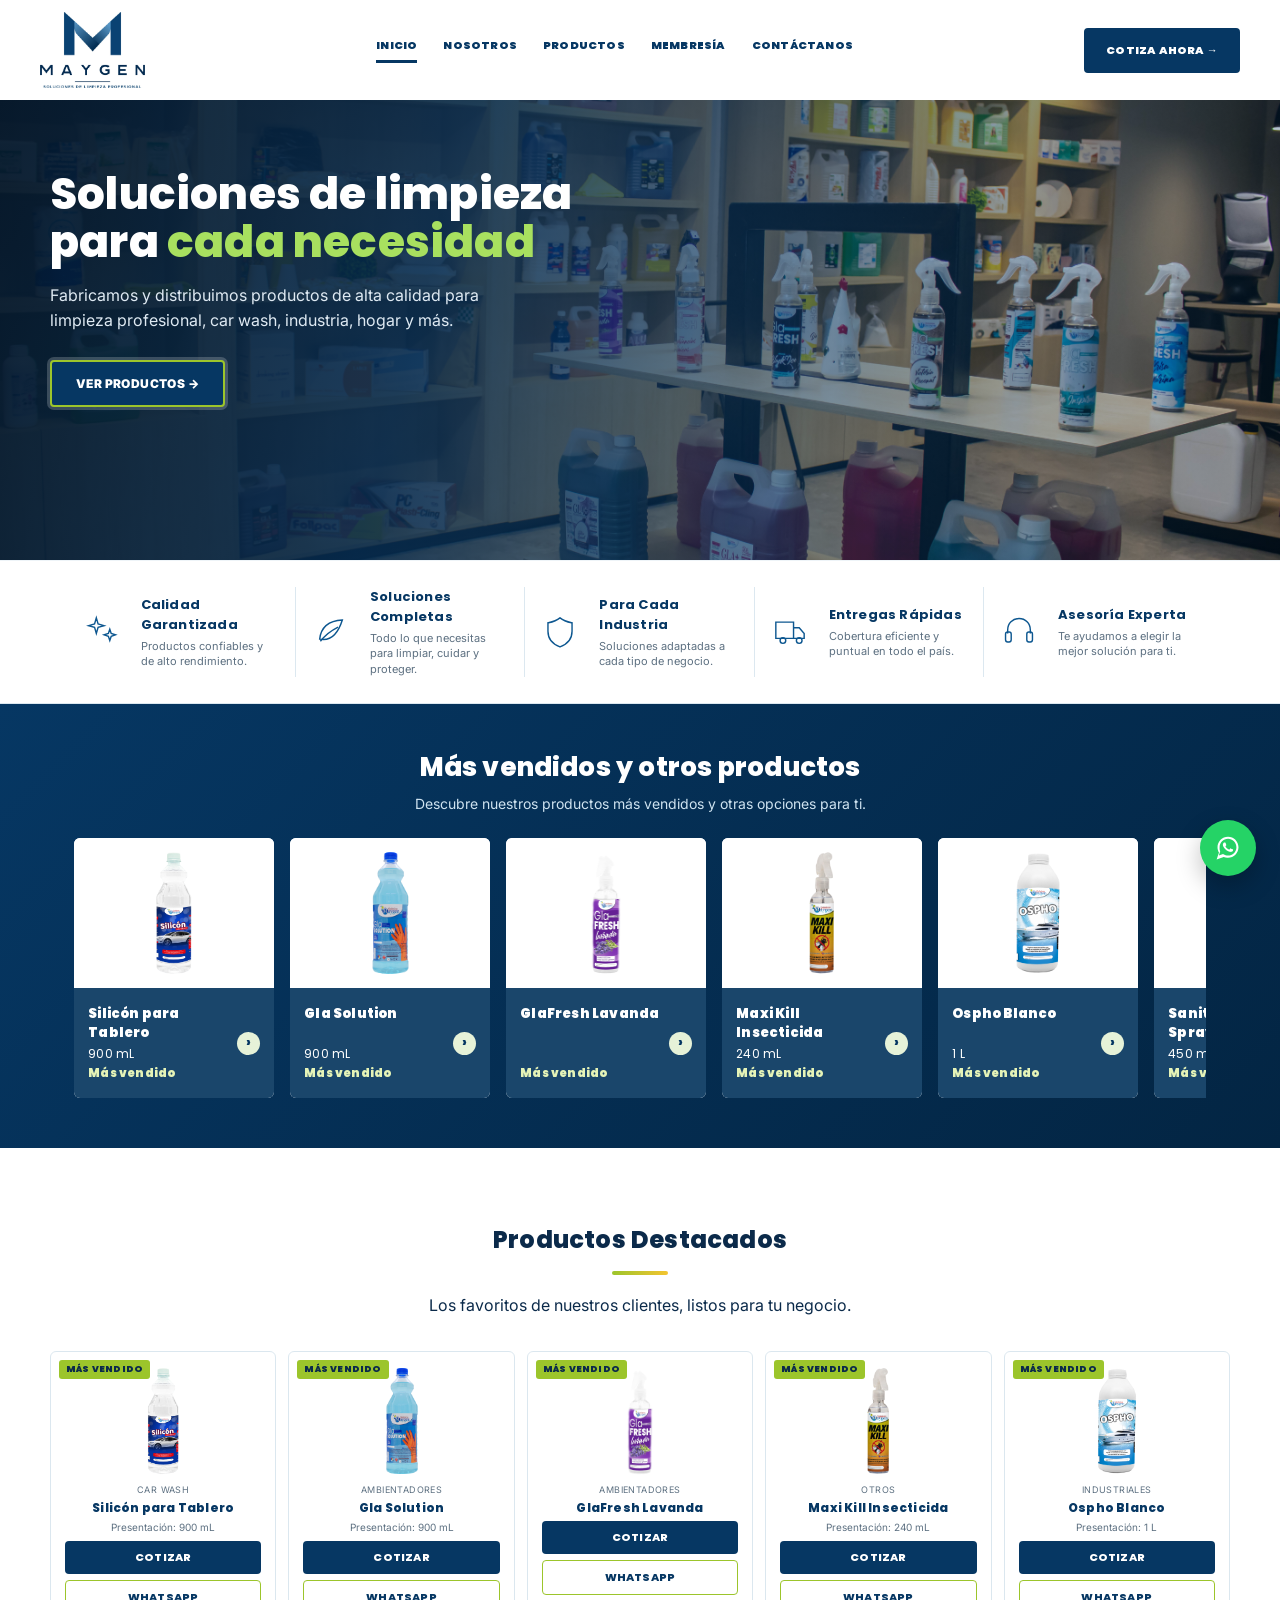
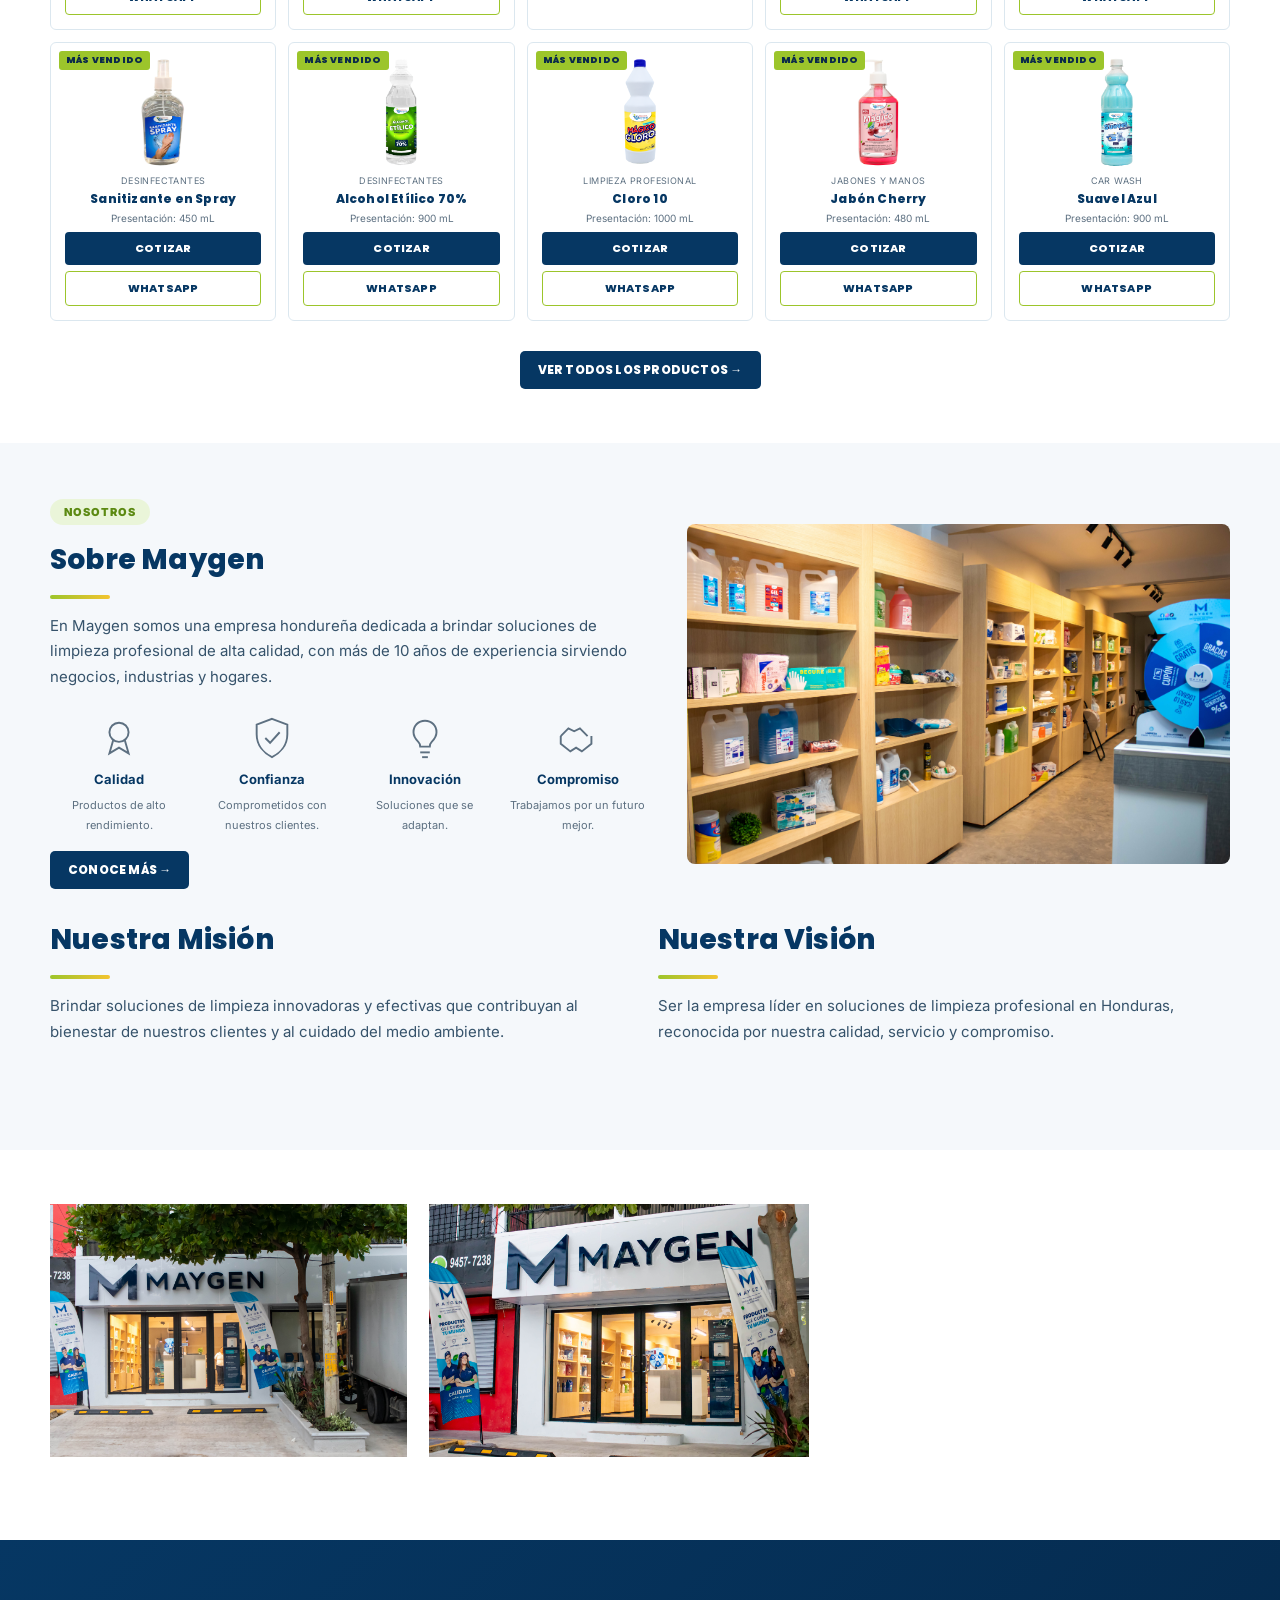
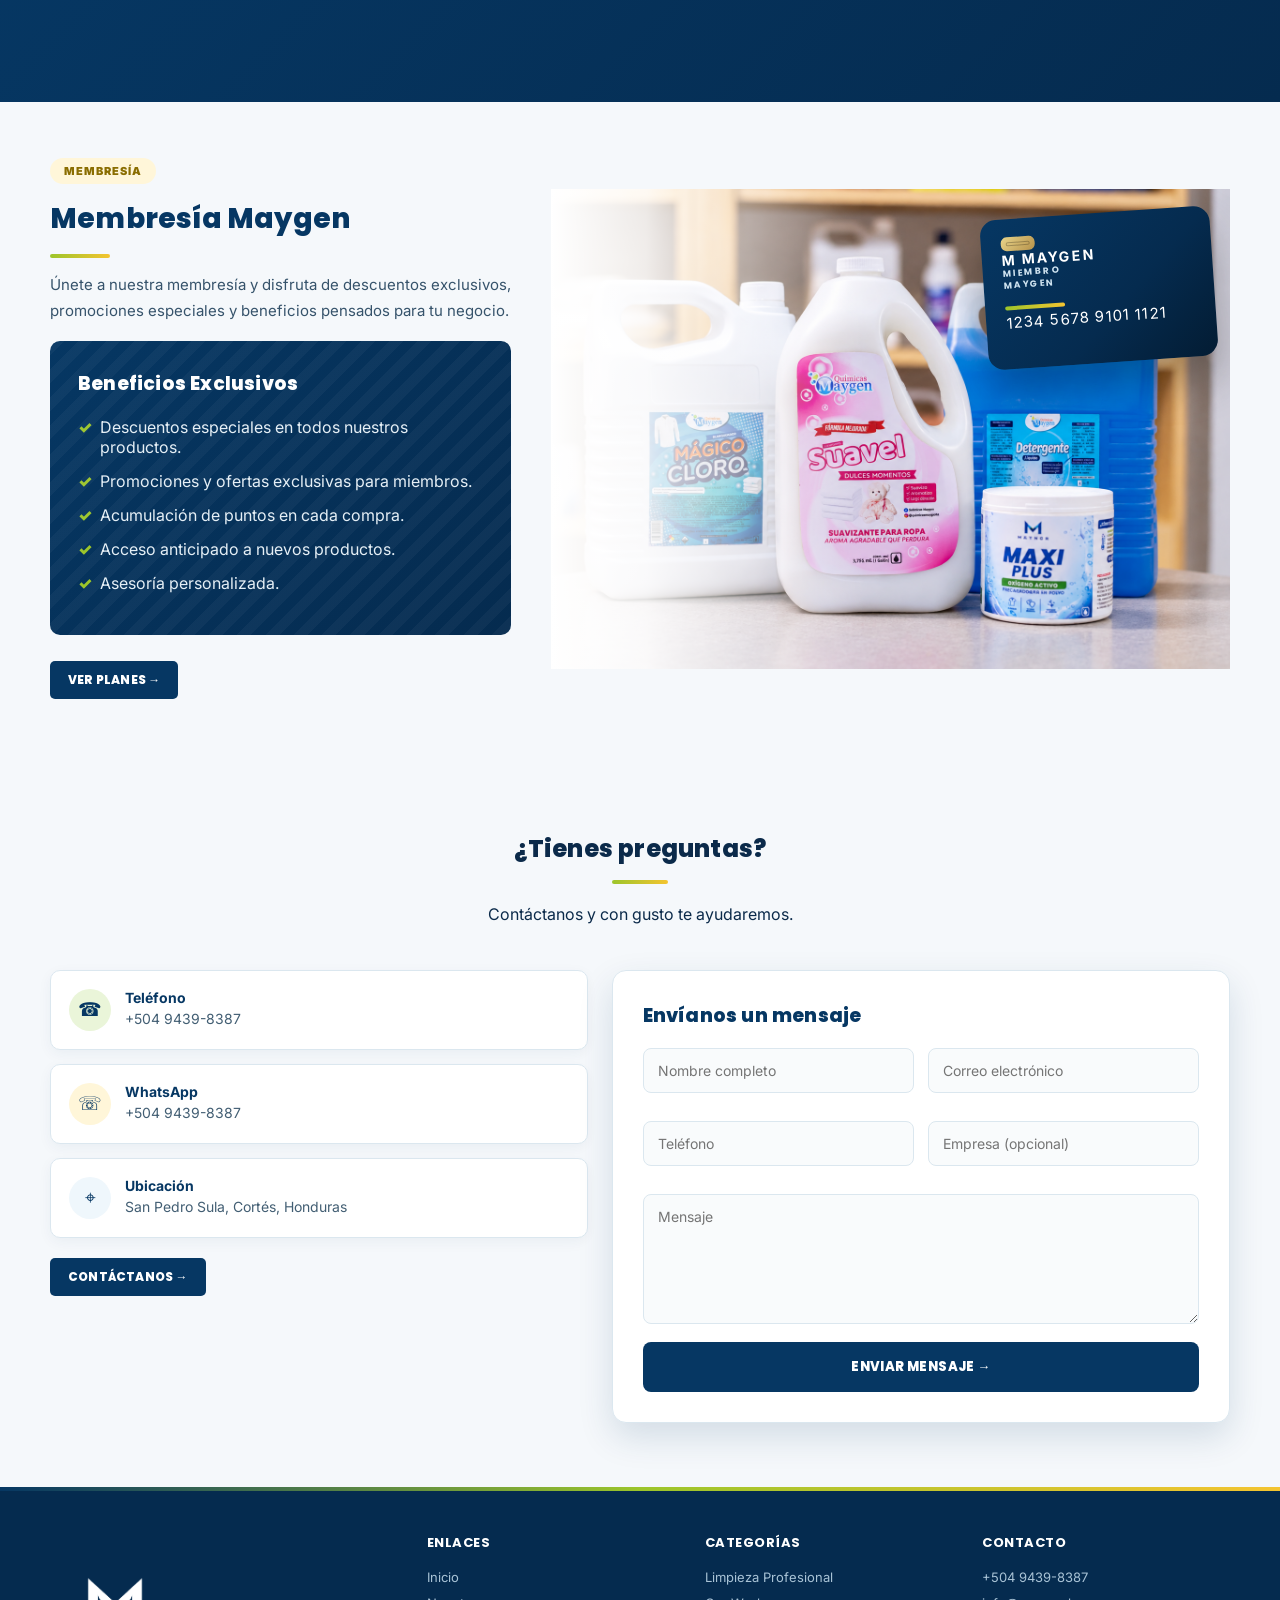
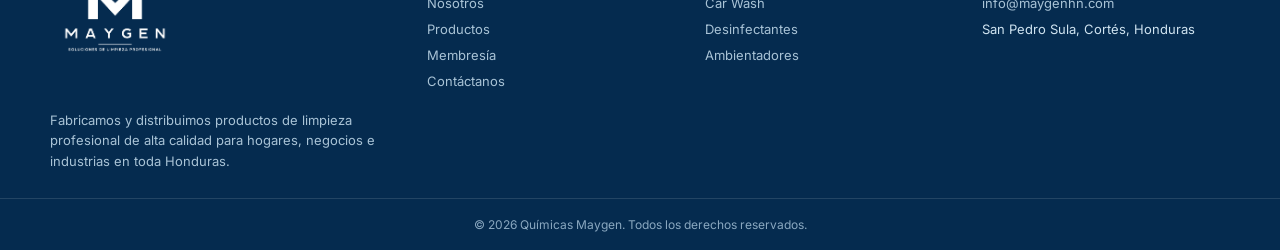
<file: index.html>
<!DOCTYPE html>
<html lang="es">
<head>
<meta charset="UTF-8" />
<meta name="viewport" content="width=device-width, initial-scale=1.0" />

<title>Maygen | Soluciones de Limpieza Profesional</title>

<meta
  name="description"
  content="Fabricamos y distribuimos productos de limpieza profesional, car wash e industriales en toda Honduras."
/>

<link rel="stylesheet" href="css/style.css?v=5" />

<style>
/* Carrusel de productos: tarjetas uniformes. */
#home-products-carousel .cats-track {
  align-items: stretch;
}

#home-products-carousel .cat {
  display: flex !important;
  flex-direction: column !important;
  box-sizing: border-box;
  height: 260px !important;
  padding: 0 !important;
  overflow: hidden;
  background: #fff;
}

#home-products-carousel .cat > img {
  display: block;
  flex: 0 0 150px !important;
  width: 100% !important;
  height: 150px !important;
  min-height: 150px !important;
  max-height: 150px !important;
  margin: 0 !important;
  padding: 12px !important;
  box-sizing: border-box;
  object-fit: contain;
  background: #fff;
}

#home-products-carousel .cat-title {
  display: flex !important;
  flex: 1 1 auto !important;
  align-items: center !important;
  justify-content: space-between;
  gap: 8px;
  width: 100%;
  min-height: 0;
  margin: 0 !important;
  padding: 12px 14px !important;
  box-sizing: border-box;
  background: #1a466b;
}

#home-products-carousel .carousel-product-info {
  display: grid;
  grid-template-rows: 38px 17px 17px;
  align-content: center;
  gap: 3px;
  flex: 1;
  min-width: 0;
  white-space: normal;
}

#home-products-carousel .carousel-product-name {
  display: -webkit-box;
  -webkit-box-orient: vertical;
  -webkit-line-clamp: 2;
  overflow: hidden;
  margin: 0;
  font-size: 0.82rem;
  line-height: 19px;
}

#home-products-carousel .carousel-product-size {
  display: block;
  grid-row: 2;
  margin: 0;
  font-size: 0.75rem;
  font-weight: 400;
  line-height: 17px;
}

#home-products-carousel .carousel-product-best {
  display: block;
  grid-row: 3;
  margin: 0;
  color: #e5f3b7;
  font-size: 0.72rem;
  line-height: 17px;
}

#home-products-carousel .cat-title > .circle {
  flex-shrink: 0;
}

/* Galería inferior: fotografías sobre fondo blanco. */
#maygen-photo-gallery {
  padding: 35px 0 55px;
  overflow: hidden;
  background: #fff;
}

#maygen-photo-gallery .maygen-photo-window {
  width: 100%;
  overflow-x: auto;
  scrollbar-width: thin;
  background: #fff;
}

#maygen-photo-gallery .maygen-photo-track {
  display: flex;
  width: max-content;
  gap: 22px;
  padding: 5px 0 15px;
}

#maygen-photo-gallery .maygen-photo-item {
  flex: 0 0 clamp(230px, 30vw, 380px);
  width: clamp(230px, 30vw, 380px);
  margin: 0;
  background: #fff;
}

#maygen-photo-gallery .maygen-photo-item img {
  display: block;
  width: 100%;
  height: clamp(190px, 23vw, 280px);
  object-fit: contain;
  background: #fff;
}

@media (prefers-reduced-motion: reduce) {
  #home-products-carousel .cats-track {
    animation: none !important;
    transform: none !important;
  }

  #home-products-carousel .cats-marquee {
    overflow-x: auto;
  }
}
</style>
</head>

<body>

<header>
  <div class="header">
    <a href="index.html" class="logo-link">
      <span class="logo-crop">
        <img
          src="maygen-logo-new.jpeg"
          class="logo"
          alt="Maygen"
        />
      </span>
    </a>

    <nav class="nav-links">
      <a href="index.html">Inicio</a>
      <a href="nosotros.html">Nosotros</a>
      <a href="productos.html">Productos</a>
      <a href="membresias.html">Membresía</a>
      <a href="contacto.html">Contáctanos</a>
    </nav>

    <div class="header-right">
      <a href="contacto.html" class="cta desktop-only">
        Cotiza ahora →
      </a>

      <button class="nav-toggle" aria-label="Abrir menú">
        <span></span>
        <span></span>
        <span></span>
      </button>
    </div>
  </div>

  <div class="mobile-menu">
    <a href="index.html">Inicio</a>
    <a href="nosotros.html">Nosotros</a>
    <a href="productos.html">Productos</a>
    <a href="membresias.html">Membresía</a>
    <a href="contacto.html">Contáctanos</a>
    <a href="contacto.html" class="cta">Cotiza ahora →</a>
  </div>
</header>

<!-- Imagen principal actualizada. -->
<section class="hero">
  <img
    class="hero-bg"
    src="22102026-IMG_9137.jpg"
    alt="Maygen"
  >

  <div class="hero-overlay"></div>

  <div class="wrap hero-grid">
    <div class="reveal">
      <h1>
        Soluciones de limpieza para <span>cada necesidad</span>
      </h1>

      <p>
        Fabricamos y distribuimos productos de alta calidad para
        limpieza profesional, car wash, industria, hogar y más.
      </p>

      <a href="productos.html" class="btn-cta">
        Ver productos →
      </a>
    </div>
  </div>
</section>

<section class="benefits">
  <div class="wrap benefit-grid">

    <article class="benefit reveal">
      <svg
        class="ico"
        viewBox="0 0 48 48"
        fill="none"
        stroke="currentColor"
        stroke-width="2"
      >
        <path d="M16 4l2.5 8.5L27 15l-8.5 2.5L16 26l-2.5-8.5L5 15l8.5-2.5L16 4zM35 20l2 6 6 2-6 2-2 6-2-6-6-2 6-2 2-6z"/>
      </svg>

      <div>
        <h4>Calidad Garantizada</h4>
        <p>Productos confiables y de alto rendimiento.</p>
      </div>
    </article>

    <article class="benefit reveal">
      <svg
        class="ico"
        viewBox="0 0 48 48"
        fill="none"
        stroke="currentColor"
        stroke-width="2"
      >
        <path d="M40 7C22 8 10 16 8 34c14 3 25-5 32-27z"/>
        <path d="M9 37c7-9 15-15 25-20"/>
      </svg>

      <div>
        <h4>Soluciones Completas</h4>
        <p>Todo lo que necesitas para limpiar, cuidar y proteger.</p>
      </div>
    </article>

    <article class="benefit reveal">
      <svg
        class="ico"
        viewBox="0 0 48 48"
        fill="none"
        stroke="currentColor"
        stroke-width="2"
      >
        <path d="M24 4c6 5 12 6 17 7v12c0 11-6 18-17 22C13 41 7 34 7 23V11c5-1 11-2 17-7z"/>
      </svg>

      <div>
        <h4>Para Cada Industria</h4>
        <p>Soluciones adaptadas a cada tipo de negocio.</p>
      </div>
    </article>

    <article class="benefit reveal">
      <svg
        class="ico"
        viewBox="0 0 48 48"
        fill="none"
        stroke="currentColor"
        stroke-width="2"
      >
        <path d="M4 10h25v23H4zM29 18h8l7 8v7H29z"/>
        <circle cx="14" cy="36" r="4"/>
        <circle cx="37" cy="36" r="4"/>
      </svg>

      <div>
        <h4>Entregas Rápidas</h4>
        <p>Cobertura eficiente y puntual en todo el país.</p>
      </div>
    </article>

    <article class="benefit reveal">
      <svg
        class="ico"
        viewBox="0 0 48 48"
        fill="none"
        stroke="currentColor"
        stroke-width="2"
      >
        <path d="M8 26v-5C8 12 15 5 24 5s16 7 16 16v5"/>
        <rect x="5" y="24" width="8" height="14" rx="3"/>
        <rect x="35" y="24" width="8" height="14" rx="3"/>
      </svg>

      <div>
        <h4>Asesoría Experta</h4>
        <p>Te ayudamos a elegir la mejor solución para ti.</p>
      </div>
    </article>

  </div>
</section>

<section class="dark-band" id="home-products-carousel">
  <div class="wrap">
    <h2>Más vendidos y otros productos</h2>

    <p>
      Descubre nuestros productos más vendidos y otras opciones para ti.
    </p>

    <div class="cats-marquee reveal">
      <div class="cats-track" id="homeProductsTrack"></div>
    </div>
  </div>
</section>

<section class="bestsellers">
  <div class="wrap">
    <div class="section-head reveal">
      <h2>Productos Destacados</h2>
      <p>Los favoritos de nuestros clientes, listos para tu negocio.</p>
    </div>

    <div class="grid30" id="bestsellerGrid"></div>

    <div style="text-align:center;margin-top:30px">
      <a href="productos.html" class="home-card-btn">
        Ver todos los productos →
      </a>
    </div>
  </div>
</section>

<section class="home-about">
  <div class="wrap home-about-grid">

    <div class="reveal">
      <span class="eyebrow">Nosotros</span>
      <h2>Sobre Maygen</h2>

      <p>
        En Maygen somos una empresa hondureña dedicada a brindar
        soluciones de limpieza profesional de alta calidad, con más
        de 10 años de experiencia sirviendo negocios, industrias y hogares.
      </p>

      <div class="values">

        <div class="value">
          <span class="value-icon">
            <svg
              viewBox="0 0 48 48"
              fill="none"
              stroke="currentColor"
              stroke-width="2"
            >
              <circle cx="24" cy="18" r="10"/>
              <path d="M18 26l-4 14 10-6 10 6-4-14"/>
            </svg>
          </span>

          <strong>Calidad</strong>
          <span>Productos de alto rendimiento.</span>
        </div>

        <div class="value">
          <span class="value-icon">
            <svg
              viewBox="0 0 48 48"
              fill="none"
              stroke="currentColor"
              stroke-width="2"
            >
              <path d="M24 4l16 6v10c0 12-8 20-16 24-8-4-16-12-16-24V10z"/>
              <path d="M17 24l5 5 10-11"/>
            </svg>
          </span>

          <strong>Confianza</strong>
          <span>Comprometidos con nuestros clientes.</span>
        </div>

        <div class="value">
          <span class="value-icon">
            <svg
              viewBox="0 0 48 48"
              fill="none"
              stroke="currentColor"
              stroke-width="2"
            >
              <path d="M24 6c-7 0-12 5-12 12 0 5 3 8 5 10s2 3 2 5h10c0-2 0-3 2-5s5-5 5-10c0-7-5-12-12-12z"/>
              <line x1="19" y1="39" x2="29" y2="39"/>
              <line x1="21" y1="44" x2="27" y2="44"/>
            </svg>
          </span>

          <strong>Innovación</strong>
          <span>Soluciones que se adaptan.</span>
        </div>

        <div class="value">
          <span class="value-icon">
            <svg
              viewBox="0 0 48 48"
              fill="none"
              stroke="currentColor"
              stroke-width="2"
            >
              <path d="M6 22l8-8 6 3 6-3 8 8"/>
              <path d="M6 22v8l10 8 6-4 6 4 10-8v-8"/>
            </svg>
          </span>

          <strong>Compromiso</strong>
          <span>Trabajamos por un futuro mejor.</span>
        </div>

      </div>

      <a href="nosotros.html" class="home-card-btn">
        Conoce más →
      </a>
    </div>

    <div class="building factory reveal">
      <img
        src="22102026-IMG_9138.jpg"
        alt="Maygen"
        loading="lazy"
      >
    </div>

  </div>

  <div class="wrap mission">
    <div class="reveal">
      <h2>Nuestra Misión</h2>
      <p>
        Brindar soluciones de limpieza innovadoras y efectivas que
        contribuyan al bienestar de nuestros clientes y al cuidado
        del medio ambiente.
      </p>
    </div>

    <div class="reveal">
      <h2>Nuestra Visión</h2>
      <p>
        Ser la empresa líder en soluciones de limpieza profesional
        en Honduras, reconocida por nuestra calidad, servicio y compromiso.
      </p>
    </div>
  </div>
</section>

<!-- Galería: se mantiene retirada 22102026-IMG_9124.jpg. -->
<section
  id="maygen-photo-gallery"
  aria-label="Galería de fotografías Maygen"
>
  <div class="wrap">
    <div
      class="maygen-photo-window"
      id="maygenPhotoWindow"
      role="region"
      aria-label="Carrusel de fotografías. Puedes desplazarte horizontalmente."
      tabindex="0"
    >
      <div class="maygen-photo-track" id="maygenPhotoTrack">

        <figure class="maygen-photo-item">
          <img
            src="22102026-IMG_9117.jpg"
            alt="Fotografía de Maygen 1"
            loading="lazy"
            decoding="async"
          >
        </figure>

        <figure class="maygen-photo-item">
          <img
            src="22102026-IMG_9126.jpg"
            alt="Fotografía de Maygen 2"
            loading="lazy"
            decoding="async"
          >
        </figure>

        <figure class="maygen-photo-item">
          <img
            src="22102026-IMG_9130.jpg"
            alt="Fotografía de Maygen 3"
            loading="lazy"
            decoding="async"
          >
        </figure>

        <figure class="maygen-photo-item">
          <img
            src="22102026-IMG_9132.jpg"
            alt="Fotografía de Maygen 4"
            loading="lazy"
            decoding="async"
          >
        </figure>

        <figure class="maygen-photo-item">
          <img
            src="22102026-IMG_9134.jpg"
            alt="Fotografía de Maygen 5"
            loading="lazy"
            decoding="async"
          >
        </figure>

        <figure class="maygen-photo-item">
          <img
            src="22102026-IMG_9137.jpg"
            alt="Fotografía de Maygen 6"
            loading="lazy"
            decoding="async"
          >
        </figure>

      </div>
    </div>
  </div>
</section>

<section class="stats">
  <div class="wrap stats-grid reveal">

    <div>
      <span class="stat-icon">
        <svg
          viewBox="0 0 48 48"
          fill="none"
          stroke="currentColor"
          stroke-width="2"
        >
          <rect x="6" y="10" width="36" height="32" rx="3"/>
          <line x1="6" y1="18" x2="42" y2="18"/>
          <line x1="14" y1="4" x2="14" y2="14"/>
          <line x1="34" y1="4" x2="34" y2="14"/>
        </svg>
      </span>

      <strong>
        <span class="counter" data-target="10" data-prefix="+">0</span>
      </strong>
      Años de experiencia
    </div>

    <div>
      <span class="stat-icon">
        <svg
          viewBox="0 0 48 48"
          fill="none"
          stroke="currentColor"
          stroke-width="2"
        >
          <path d="M24 4l18 10v20L24 44 6 34V14z"/>
          <path d="M6 14l18 10 18-10"/>
          <line x1="24" y1="24" x2="24" y2="44"/>
        </svg>
      </span>

      <strong>
        <span class="counter" data-target="30" data-prefix="+">0</span>
      </strong>
      Productos de calidad
    </div>

    <div>
      <span class="stat-icon">
        <svg
          viewBox="0 0 48 48"
          fill="none"
          stroke="currentColor"
          stroke-width="2"
        >
          <circle cx="16" cy="16" r="6"/>
          <circle cx="34" cy="18" r="5"/>
          <path d="M4 40c0-8 6-13 12-13s12 5 12 13"/>
          <path d="M28 40c0-6 4-10 10-10s10 4 10 10"/>
        </svg>
      </span>

      <strong>
        <span class="counter" data-target="500" data-prefix="+">0</span>
      </strong>
      Clientes satisfechos
    </div>

    <div>
      <span class="stat-icon">
        <svg
          viewBox="0 0 48 48"
          fill="none"
          stroke="currentColor"
          stroke-width="2"
        >
          <path d="M24 44s14-13 14-24a14 14 0 1 0-28 0c0 11 14 24 14 24z"/>
          <circle cx="24" cy="20" r="5"/>
        </svg>
      </span>

      <strong>Cobertura</strong>
      A nivel nacional
    </div>

  </div>
</section>

<section class="home-member">
  <div class="wrap home-member-grid">

    <div class="reveal">
      <span class="eyebrow yellow">Membresía</span>
      <h2>Membresía Maygen</h2>

      <p>
        Únete a nuestra membresía y disfruta de descuentos exclusivos,
        promociones especiales y beneficios pensados para tu negocio.
      </p>

      <div class="member-box">
        <h3>Beneficios Exclusivos</h3>
        <ul>
          <li>Descuentos especiales en todos nuestros productos.</li>
          <li>Promociones y ofertas exclusivas para miembros.</li>
          <li>Acumulación de puntos en cada compra.</li>
          <li>Acceso anticipado a nuevos productos.</li>
          <li>Asesoría personalizada.</li>
        </ul>
      </div>

      <a href="membresias.html" class="home-card-btn">
        Ver planes →
      </a>
    </div>

    <div class="member-visual home-member-visual reveal">
      <img
        src="file_00000000f26c81f5911143c659f57875.png"
        alt="Cuatro productos Maygen"
      >

      <div class="member-card mini">
        <div class="member-chip"></div>
        <b>M MAYGEN</b>
        <h2>MIEMBRO<br>MAYGEN</h2>
        <p>1234 5678 9101 1121</p>
      </div>
    </div>

  </div>
</section>

<section class="home-contact">
  <div class="wrap">
    <div class="section-head reveal">
      <h2>¿Tienes preguntas?</h2>
      <p>Contáctanos y con gusto te ayudaremos.</p>
    </div>

    <div class="home-contact-grid">

      <div class="home-contact-info reveal">
        <div class="info-line">
          <span class="ico-circle">☎</span>
          <div>
            <b>Teléfono</b>
            <a href="tel:+50494398387">+504 9439-8387</a>
          </div>
        </div>

        <div class="info-line">
          <span class="ico-circle">☏</span>
          <div>
            <b>WhatsApp</b>
            <a
              href="https://wa.me/50494398387"
              target="_blank"
              rel="noopener"
            >
              +504 9439-8387
            </a>
          </div>
        </div>

        <div class="info-line">
          <span class="ico-circle">⌖</span>
          <div>
            <b>Ubicación</b>
            <span>San Pedro Sula, Cortés, Honduras</span>
          </div>
        </div>

        <a href="contacto.html" class="home-card-btn">
          Contáctanos →
        </a>
      </div>

      <form class="contact-form reveal" id="contactForm">
        <h3>Envíanos un mensaje</h3>

        <div class="contact-form-row">
          <input
            type="text"
            name="nombre"
            placeholder="Nombre completo"
            required
          >
          <input
            type="email"
            name="correo"
            placeholder="Correo electrónico"
            required
          >
        </div>

        <div class="contact-form-row">
          <input
            type="tel"
            name="telefono"
            placeholder="Teléfono"
          >
          <input
            type="text"
            name="empresa"
            placeholder="Empresa (opcional)"
          >
        </div>

        <textarea
          name="mensaje"
          id="mensajeFieldHome"
          placeholder="Mensaje"
          required
        ></textarea>

        <button type="submit" class="cta">
          Enviar mensaje →
        </button>
      </form>

    </div>
  </div>
</section>

<footer>
  <div class="wrap foot-main">

    <div>
      <img
        src="images/Logo Maygen Nuevo-01.png"
        class="flogo"
        alt="Maygen"
      />

      <p>
        Fabricamos y distribuimos productos de limpieza profesional de
        alta calidad para hogares, negocios e industrias en toda Honduras.
      </p>
    </div>

    <div>
      <h4>Enlaces</h4>
      <ul>
        <li><a href="index.html">Inicio</a></li>
        <li><a href="nosotros.html">Nosotros</a></li>
        <li><a href="productos.html">Productos</a></li>
        <li><a href="membresias.html">Membresía</a></li>
        <li><a href="contacto.html">Contáctanos</a></li>
      </ul>
    </div>

    <div>
      <h4>Categorías</h4>
      <ul>
        <li>
          <a href="productos.html?cat=limpieza">
            Limpieza Profesional
          </a>
        </li>
        <li>
          <a href="productos.html?cat=carwash">
            Car Wash
          </a>
        </li>
        <li>
          <a href="productos.html?cat=desinfectantes">
            Desinfectantes
          </a>
        </li>
        <li>
          <a href="productos.html?cat=ambientadores">
            Ambientadores
          </a>
        </li>
      </ul>
    </div>

    <div>
      <h4>Contacto</h4>
      <ul>
        <li>
          <a href="tel:+50494398387">+504 9439-8387</a>
        </li>
        <li>
          <a href="mailto:info@maygenhn.com">
            info@maygenhn.com
          </a>
        </li>
        <li>San Pedro Sula, Cortés, Honduras</li>
      </ul>
    </div>

  </div>

  <div class="foot-bottom">
    © <span id="year"></span> Químicas Maygen.
    Todos los derechos reservados.
  </div>
</footer>

<a
  href="https://wa.me/50494398387"
  target="_blank"
  rel="noopener"
  class="wa-float"
  aria-label="WhatsApp"
>
  <svg viewBox="0 0 32 32" width="28" height="28" fill="#fff">
    <path d="M16.02 3C9.4 3 4.02 8.38 4.02 15c0 2.23.61 4.32 1.67 6.12L3 29l8.1-2.63A11.9 11.9 0 0 0 16.02 27C22.64 27 28 21.62 28 15S22.64 3 16.02 3zm0 21.6c-1.94 0-3.75-.55-5.28-1.5l-.38-.23-4.8 1.56 1.57-4.68-.25-.39A9.53 9.53 0 0 1 6.4 15c0-5.3 4.32-9.6 9.62-9.6 5.3 0 9.6 4.3 9.6 9.6 0 5.3-4.3 9.6-9.6 9.6zm5.27-7.19c-.29-.15-1.72-.85-1.99-.94-.27-.1-.46-.15-.66.14-.2.29-.75.94-.92 1.14-.17.19-.34.22-.63.07-.29-.15-1.22-.45-2.32-1.43-.86-.77-1.44-1.71-1.6-2-.17-.29-.02-.45.13-.6.13-.13.29-.34.44-.51.15-.17.19-.29.29-.48.1-.19.05-.36-.02-.51-.07-.15-.66-1.59-.9-2.18-.24-.57-.48-.5-.66-.51h-.56c-.19 0-.5.07-.77.36-.26.29-1 .98-1 2.39 0 1.41 1.03 2.77 1.17 2.96.15.19 2.03 3.1 4.92 4.35.69.3 1.22.48 1.64.61.69.22 1.31.19 1.81.11.55-.08 1.72-.7 1.96-1.38.24-.68.24-1.26.17-1.38-.07-.12-.26-.19-.55-.34z"/>
  </svg>
</a>

<button class="back-top" aria-label="Volver arriba">↑</button>
<div class="toast"></div>

<script src="js/main.js"></script>

<script>
document.addEventListener('DOMContentLoaded', function () {
  if (
    typeof initBestsellers === 'function' &&
    typeof MAYGEN_PRODUCTS !== 'undefined'
  ) {
    initBestsellers(MAYGEN_PRODUCTS);
  }

  initHomeProductCarousel();
  initMaygenPhotoGallery();
});

function initHomeProductCarousel() {
  var track = document.getElementById('homeProductsTrack');

  if (
    !track ||
    typeof MAYGEN_PRODUCTS === 'undefined' ||
    !Array.isArray(MAYGEN_PRODUCTS)
  ) {
    return;
  }

  var masVendidos = MAYGEN_PRODUCTS.filter(function (producto) {
    return producto.best === true;
  });

  var adicionalesDeseados = [
    { name: 'Jabón para Cristalería', size: '900 mL' },
    { name: 'Gla Clean Naranja', size: null },
    { name: 'Shampoo para Carro', size: '900 mL' },
    { name: 'Vidriol', size: '700 mL' }
  ];

  var adicionales = adicionalesDeseados.map(function (seleccion) {
    return MAYGEN_PRODUCTS.find(function (producto) {
      return (
        producto.name === seleccion.name &&
        (producto.size || null) === seleccion.size
      );
    });
  }).filter(function (producto) {
    return Boolean(producto);
  });

  var usados = new Set();

  var seleccionados = masVendidos.concat(adicionales).filter(
    function (producto) {
      var clave = producto.name + '|' + (producto.size || '');

      if (usados.has(clave)) {
        return false;
      }

      usados.add(clave);
      return true;
    }
  );

  function crearTarjeta(producto, esCopia) {
    var enlace = document.createElement('a');
    enlace.className = 'cat';

    enlace.href =
      'contacto.html?producto=' +
      encodeURIComponent(
        producto.name +
        (producto.size ? ' (' + producto.size + ')' : '')
      );

    if (esCopia) {
      enlace.setAttribute('aria-hidden', 'true');
      enlace.setAttribute('tabindex', '-1');
    } else {
      enlace.setAttribute(
        'aria-label',
        'Cotizar ' + producto.name +
        (producto.size ? ', ' + producto.size : '')
      );
    }

    var imagen = document.createElement('img');
    imagen.setAttribute('src', producto.img);
    imagen.alt = esCopia ? '' : producto.name;
    imagen.loading = 'lazy';
    imagen.decoding = 'async';

    var titulo = document.createElement('div');
    titulo.className = 'cat-title';

    var informacion = document.createElement('span');
    informacion.className = 'carousel-product-info';

    var nombre = document.createElement('span');
    nombre.className = 'carousel-product-name';
    nombre.textContent = producto.name;
    informacion.appendChild(nombre);

    if (producto.size) {
      var presentacion = document.createElement('span');
      presentacion.className = 'carousel-product-size';
      presentacion.textContent = producto.size;
      informacion.appendChild(presentacion);
    }

    if (producto.best) {
      var etiqueta = document.createElement('span');
      etiqueta.className = 'carousel-product-best';
      etiqueta.textContent = 'Más vendido';
      informacion.appendChild(etiqueta);
    }

    var flecha = document.createElement('span');
    flecha.className = 'circle';
    flecha.textContent = '›';
    flecha.setAttribute('aria-hidden', 'true');

    titulo.appendChild(informacion);
    titulo.appendChild(flecha);

    enlace.appendChild(imagen);
    enlace.appendChild(titulo);

    return enlace;
  }

  var fragmento = document.createDocumentFragment();

  seleccionados.forEach(function (producto) {
    fragmento.appendChild(crearTarjeta(producto, false));
  });

  seleccionados.forEach(function (producto) {
    fragmento.appendChild(crearTarjeta(producto, true));
  });

  track.replaceChildren(fragmento);
}

function initMaygenPhotoGallery() {
  var viewport = document.getElementById('maygenPhotoWindow');
  var track = document.getElementById('maygenPhotoTrack');

  if (!viewport || !track) {
    return;
  }

  var reducedMotion = window.matchMedia(
    '(prefers-reduced-motion: reduce)'
  );

  if (reducedMotion.matches) {
    return;
  }

  var originales = Array.from(track.children);
  var primerClon = null;

  originales.forEach(function (item) {
    var copia = item.cloneNode(true);
    copia.setAttribute('aria-hidden', 'true');
    copia.querySelector('img').alt = '';
    track.appendChild(copia);

    if (!primerClon) {
      primerClon = copia;
    }
  });

  var limite = 0;
  var posicion = 0;
  var anterior = null;
  var punteroDentro = false;
  var enfocado = false;
  var pausaHasta = 0;

  function medir() {
    if (!primerClon || !originales.length) {
      return;
    }

    limite =
      primerClon.getBoundingClientRect().left -
      originales[0].getBoundingClientRect().left;
  }

  medir();
  window.addEventListener('resize', medir);
  window.addEventListener('load', medir, { once: true });

  viewport.addEventListener('mouseenter', function () {
    punteroDentro = true;
  });

  viewport.addEventListener('mouseleave', function () {
    punteroDentro = false;
    posicion = viewport.scrollLeft;
  });

  viewport.addEventListener('focusin', function () {
    enfocado = true;
  });

  viewport.addEventListener('focusout', function (event) {
    enfocado = viewport.contains(event.relatedTarget);
    posicion = viewport.scrollLeft;
  });

  function pausarInteraccion() {
    pausaHasta = performance.now() + 4000;
  }

  viewport.addEventListener('pointerdown', pausarInteraccion);

  viewport.addEventListener(
    'touchmove',
    pausarInteraccion,
    { passive: true }
  );

  viewport.addEventListener(
    'wheel',
    pausarInteraccion,
    { passive: true }
  );

  viewport.addEventListener('keydown', pausarInteraccion);

  function animar(tiempo) {
    var transcurrido = anterior === null
      ? 0
      : Math.min(tiempo - anterior, 50);

    anterior = tiempo;

    if (
      reducedMotion.matches ||
      document.hidden ||
      punteroDentro ||
      enfocado ||
      tiempo < pausaHasta ||
      !limite
    ) {
      posicion = viewport.scrollLeft;
    } else {
      posicion += transcurrido * 0.025;

      if (posicion >= limite) {
        posicion = posicion % limite;
      }

      viewport.scrollLeft = posicion;
    }

    window.requestAnimationFrame(animar);
  }

  window.requestAnimationFrame(animar);
}
</script>

</body>
</html>
</file>
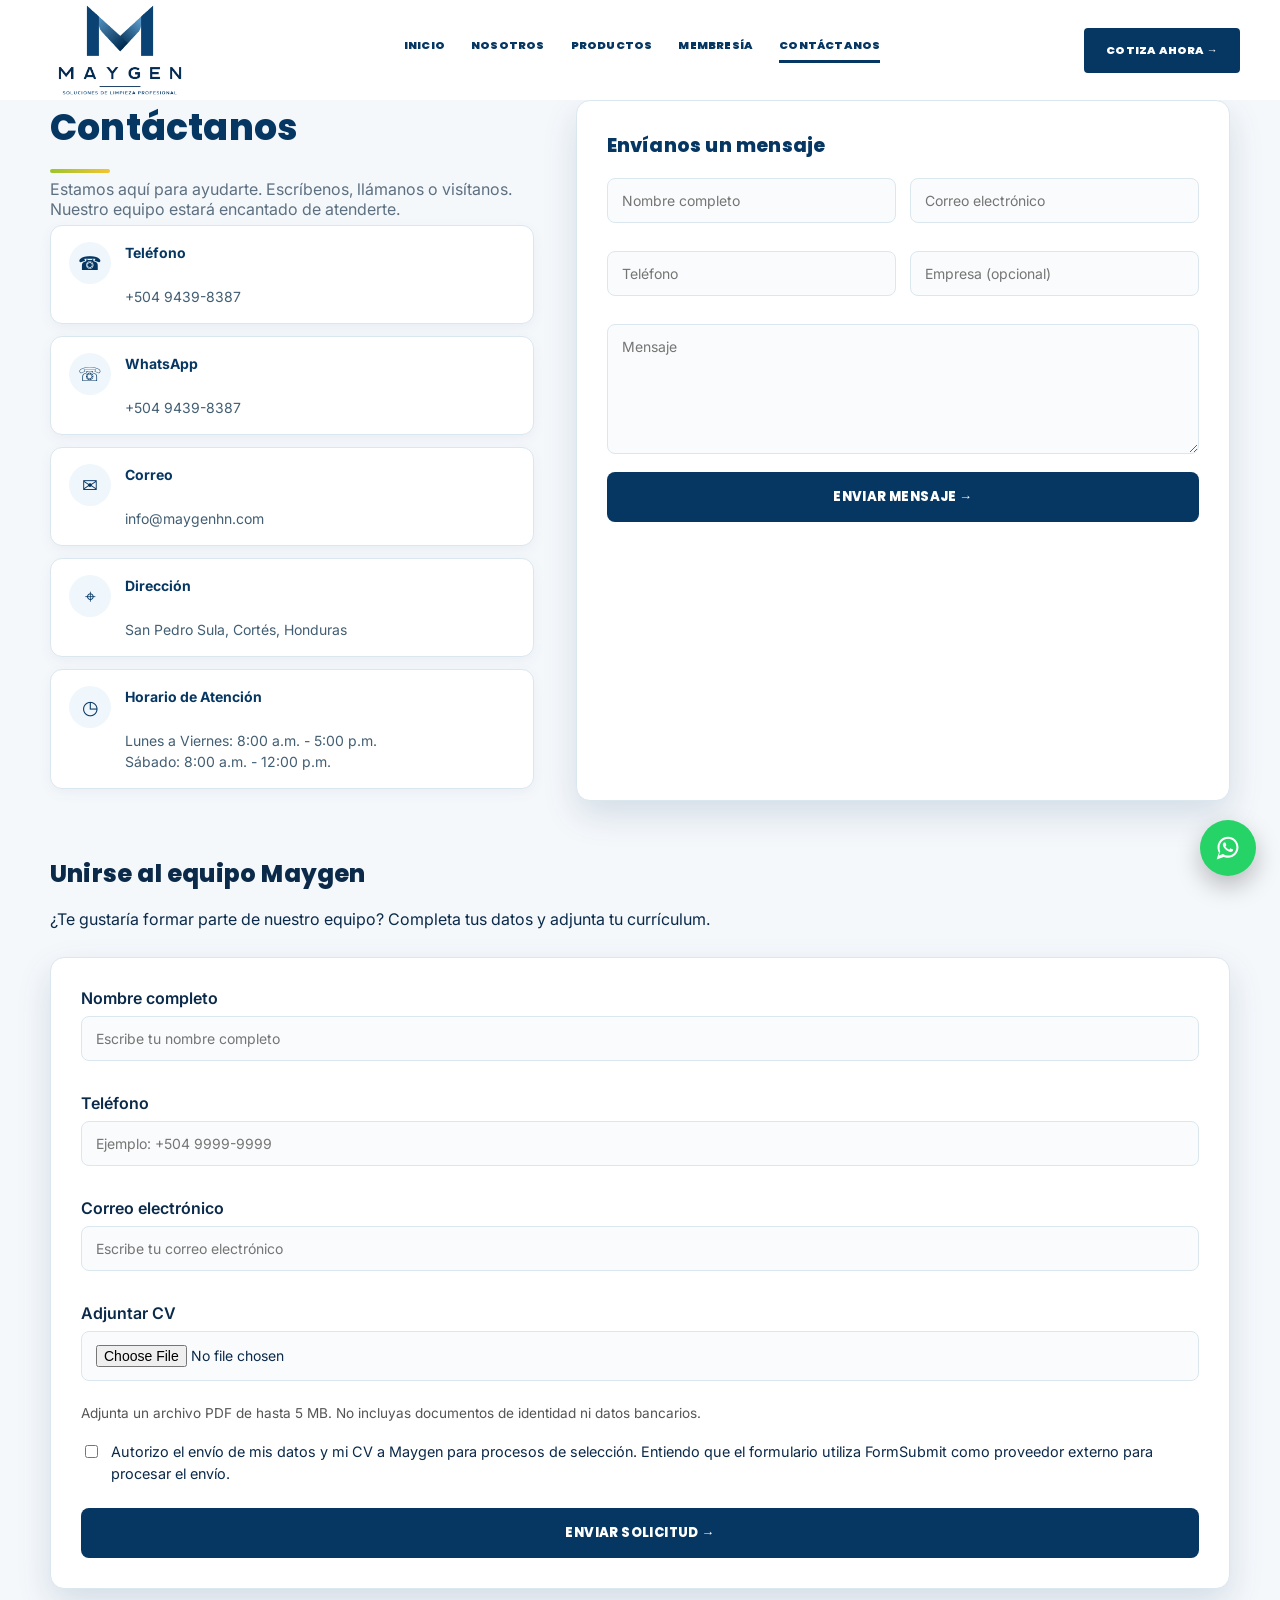
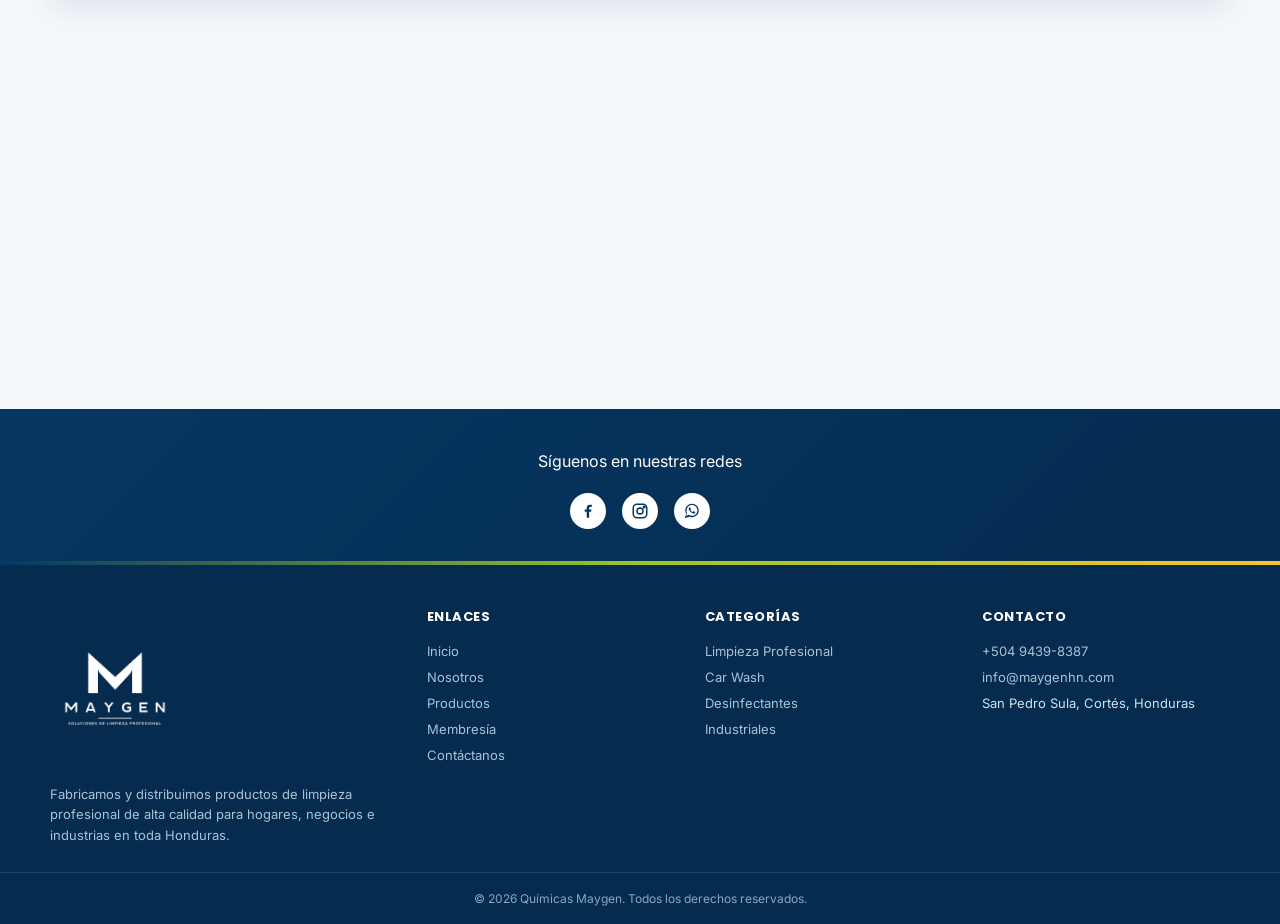
<file: contacto.html>
<!DOCTYPE html>
<html lang="es">
<head>
<meta charset="UTF-8" />
<meta name="viewport" content="width=device-width, initial-scale=1.0" />
<title>Contáctanos | Maygen</title>
<meta name="description" content="Contáctanos para cotizar productos de limpieza profesional Maygen en Honduras.">
<link rel="stylesheet" href="css/style.css">

<style>
/* Estos estilos afectan únicamente a la nueva sección de empleo. */
#equipo-maygen {
  padding-top: 35px;
  padding-bottom: 60px;
}

#equipo-maygen .equipo-intro {
  margin-bottom: 24px;
}

#equipo-maygen .equipo-intro h2 {
  margin-bottom: 12px;
}

#equipo-maygen .equipo-intro p {
  line-height: 1.6;
}

#equipo-maygen .equipo-campo {
  display: flex;
  flex-direction: column;
  gap: 8px;
  min-width: 0;
  margin-bottom: 18px;
}

#equipo-maygen .equipo-campo label {
  font-weight: 600;
}

#equipo-maygen .equipo-campo input {
  width: 100%;
  box-sizing: border-box;
}

#equipo-maygen .equipo-ayuda {
  font-size: 0.85rem;
  line-height: 1.5;
  color: #555;
}

#equipo-maygen .equipo-consentimiento {
  display: flex;
  align-items: flex-start;
  gap: 10px;
  margin: 18px 0 24px;
  font-size: 0.9rem;
  line-height: 1.5;
}

#equipo-maygen .equipo-consentimiento input {
  width: auto;
  flex: 0 0 auto;
  margin-top: 4px;
}
</style>
</head>

<body>
<header>
<div class="header">
<a href="index.html" class="logo-link"><img src="images/Logo Maygen Nuevo-01.png" class="logo" alt="Maygen"></a>
<nav class="nav-links"><a href="index.html">Inicio</a><a href="nosotros.html">Nosotros</a><a href="productos.html">Productos</a><a href="membresias.html">Membresía</a><a href="contacto.html" class="active">Contáctanos</a></nav>
<div class="header-right">
<a href="contacto.html" class="cta desktop-only">Cotiza ahora →</a>
<button class="nav-toggle" aria-label="Abrir menú"><span></span><span></span><span></span></button>
</div>
</div>
<div class="mobile-menu"><a href="index.html">Inicio</a><a href="nosotros.html">Nosotros</a><a href="productos.html">Productos</a><a href="membresias.html">Membresía</a><a href="contacto.html" class="active">Contáctanos</a><a href="contacto.html" class="cta">Cotiza ahora →</a></div>
</header>

<section class="wrap contact-page">
<div class="contact-grid">
<div class="reveal">
<h1>Contáctanos</h1>
<p>Estamos aquí para ayudarte. Escríbenos, llámanos o visítanos. Nuestro equipo estará encantado de atenderte.</p>
<div class="info-line"><span class="ico-circle">☎</span><div><b>Teléfono</b><br><a href="tel:+50494398387">+504 9439-8387</a></div></div>
<div class="info-line"><span class="ico-circle">☏</span><div><b>WhatsApp</b><br><a href="https://wa.me/50494398387" target="_blank" rel="noopener">+504 9439-8387</a></div></div>
<div class="info-line"><span class="ico-circle">✉</span><div><b>Correo</b><br><a href="mailto:info@maygenhn.com">info@maygenhn.com</a></div></div>
<div class="info-line"><span class="ico-circle">⌖</span><div><b>Dirección</b><br>San Pedro Sula, Cortés, Honduras</div></div>
<div class="info-line"><span class="ico-circle">◷</span><div><b>Horario de Atención</b><br>Lunes a Viernes: 8:00 a.m. - 5:00 p.m.<br>Sábado: 8:00 a.m. - 12:00 p.m.</div></div>
</div>

<form class="contact-form reveal" id="contactForm">
<h3>Envíanos un mensaje</h3>
<div class="contact-form-row">
<input type="text" name="nombre" placeholder="Nombre completo" required>
<input type="email" name="correo" placeholder="Correo electrónico" required>
</div>
<div class="contact-form-row">
<input type="tel" name="telefono" placeholder="Teléfono">
<input type="text" name="empresa" placeholder="Empresa (opcional)">
</div>
<textarea name="mensaje" id="mensajeField" placeholder="Mensaje" required></textarea>
<button type="submit" class="cta">Enviar mensaje →</button>
</form>
</div>
</section>

<!-- INICIO: Unirse al equipo Maygen -->
<section
  class="wrap"
  id="equipo-maygen"
  aria-labelledby="equipo-maygen-titulo"
>
  <div class="equipo-intro">
    <h2 id="equipo-maygen-titulo">Unirse al equipo Maygen</h2>
    <p>
      ¿Te gustaría formar parte de nuestro equipo?
      Completa tus datos y adjunta tu currículum.
    </p>
  </div>

  <form
    class="contact-form"
    id="maygenRecruitmentForm"
    action="https://formsubmit.co/info@maygenhn.com"
    method="POST"
    enctype="multipart/form-data"
  >
    <input
      type="hidden"
      name="_subject"
      value="Nueva solicitud de empleo | Equipo Maygen"
    >

    <input type="hidden" name="_template" value="table">

    <div class="equipo-campo">
      <label for="equipo-nombre">Nombre completo</label>
      <input
        type="text"
        id="equipo-nombre"
        name="nombre_completo"
        placeholder="Escribe tu nombre completo"
        autocomplete="name"
        maxlength="150"
        required
      >
    </div>

    <div class="equipo-campo">
      <label for="equipo-telefono">Teléfono</label>
      <input
        type="tel"
        id="equipo-telefono"
        name="telefono"
        placeholder="Ejemplo: +504 9999-9999"
        autocomplete="tel"
        maxlength="30"
        required
      >
    </div>

    <div class="equipo-campo">
      <label for="equipo-correo">Correo electrónico</label>
      <input
        type="email"
        id="equipo-correo"
        name="email"
        placeholder="Escribe tu correo electrónico"
        autocomplete="email"
        maxlength="254"
        required
      >
    </div>

    <div class="equipo-campo">
      <label for="equipo-cv">Adjuntar CV</label>
      <input
        type="file"
        id="equipo-cv"
        name="attachment"
        accept=".pdf,application/pdf"
        aria-describedby="equipo-cv-ayuda"
        required
      >
      <small id="equipo-cv-ayuda" class="equipo-ayuda">
        Adjunta un archivo PDF de hasta 5 MB.
        No incluyas documentos de identidad ni datos bancarios.
      </small>
    </div>

    <label class="equipo-consentimiento">
      <input
        type="checkbox"
        name="autorizacion"
        value="Acepto el envío de mis datos y CV para procesos de selección"
        required
      >
      <span>
        Autorizo el envío de mis datos y mi CV a Maygen para
        procesos de selección. Entiendo que el formulario utiliza
        FormSubmit como proveedor externo para procesar el envío.
      </span>
    </label>

    <button type="submit" class="cta">
      Enviar solicitud →
    </button>
  </form>
</section>
<!-- FIN: Unirse al equipo Maygen -->

<section class="map-full reveal">
<iframe src="https://www.google.com/maps?q=San+Pedro+Sula,+Cortes,+Honduras&output=embed" width="100%" height="360" style="border:0" loading="lazy" referrerpolicy="no-referrer-when-downgrade" title="Ubicación Maygen San Pedro Sula"></iframe>
</section>

<div class="social">
<p>Síguenos en nuestras redes</p>
<div class="s-row">
<a href="https://www.facebook.com/Quimicasmaygenhn/?locale=es_LA" target="_blank" rel="noopener" aria-label="Facebook"><span><svg viewBox="0 0 24 24" fill="currentColor"><path d="M13.5 21v-8h2.7l.4-3.1h-3.1V8c0-.9.25-1.5 1.55-1.5H17V3.6C16.7 3.55 15.7 3.5 14.5 3.5c-2.5 0-4.2 1.5-4.2 4.3v2.1H7.6V13h2.7v8h3.2z"/></svg></span></a>
<a href="https://www.instagram.com/quimicasmaygenhn/" target="_blank" rel="noopener" aria-label="Instagram"><span><svg viewBox="0 0 24 24" fill="none" stroke="currentColor" stroke-width="2"><rect x="3" y="3" width="18" height="18" rx="5"/><circle cx="12" cy="12" r="4"/><circle cx="17.5" cy="6.5" r="1"/></svg></span></a>
<a href="https://wa.me/50494398387" target="_blank" rel="noopener" aria-label="WhatsApp"><span><svg viewBox="0 0 32 32" fill="currentColor"><path d="M16.02 3C9.4 3 4.02 8.38 4.02 15c0 2.23.61 4.32 1.67 6.12L3 29l8.1-2.63A11.9 11.9 0 0 0 16.02 27C22.64 27 28 21.62 28 15S22.64 3 16.02 3zm0 21.6c-1.94 0-3.75-.55-5.28-1.5l-.38-.23-4.8 1.56 1.57-4.68-.25-.39A9.53 9.53 0 0 1 6.4 15c0-5.3 4.32-9.6 9.62-9.6 5.3 0 9.6 4.3 9.6 9.6 0 5.3-4.3 9.6-9.6 9.6zm5.27-7.19c-.29-.15-1.72-.85-1.99-.94-.27-.1-.46-.15-.66.14-.2.29-.75.94-.92 1.14-.17.19-.34.22-.63.07-.29-.15-1.22-.45-2.32-1.43-.86-.77-1.44-1.71-1.6-2-.17-.29-.02-.45.13-.6.13-.13.29-.34.44-.51.15-.17.19-.29.29-.48.1-.19.05-.36-.02-.51-.07-.15-.66-1.59-.9-2.18-.24-.57-.48-.5-.66-.51h-.56c-.19 0-.5.07-.77.36-.26.29-1 .98-1 2.39 0 1.41 1.03 2.77 1.17 2.96.15.19 2.03 3.1 4.92 4.35.69.3 1.22.48 1.64.61.69.22 1.31.19 1.81.11.55-.08 1.72-.7 1.96-1.38.24-.68.24-1.26.17-1.38-.07-.12-.26-.19-.55-.34z"/></svg></span></a>
</div>
</div>

<footer>
<div class="wrap foot-main">
<div><img src="images/Logo Maygen Nuevo-01.png" class="flogo" alt="Maygen"><p>Fabricamos y distribuimos productos de limpieza profesional de alta calidad para hogares, negocios e industrias en toda Honduras.</p></div>
<div><h4>Enlaces</h4><ul><li><a href="index.html">Inicio</a></li><li><a href="nosotros.html">Nosotros</a></li><li><a href="productos.html">Productos</a></li><li><a href="membresias.html">Membresía</a></li><li><a href="contacto.html">Contáctanos</a></li></ul></div>
<div><h4>Categorías</h4><ul><li><a href="productos.html?cat=limpieza">Limpieza Profesional</a></li><li><a href="productos.html?cat=carwash">Car Wash</a></li><li><a href="productos.html?cat=desinfectantes">Desinfectantes</a></li><li><a href="productos.html?cat=industriales">Industriales</a></li></ul></div>
<div><h4>Contacto</h4><ul><li><a href="tel:+50494398387">+504 9439-8387</a></li><li><a href="mailto:info@maygenhn.com">info@maygenhn.com</a></li><li>San Pedro Sula, Cortés, Honduras</li></ul></div>
</div>
<div class="foot-bottom">© <span id="year"></span> Químicas Maygen. Todos los derechos reservados.</div>
</footer>

<a href="https://wa.me/50494398387" target="_blank" rel="noopener" class="wa-float" aria-label="WhatsApp"><svg viewBox="0 0 32 32" width="28" height="28" fill="#fff"><path d="M16.02 3C9.4 3 4.02 8.38 4.02 15c0 2.23.61 4.32 1.67 6.12L3 29l8.1-2.63A11.9 11.9 0 0 0 16.02 27C22.64 27 28 21.62 28 15S22.64 3 16.02 3zm0 21.6c-1.94 0-3.75-.55-5.28-1.5l-.38-.23-4.8 1.56 1.57-4.68-.25-.39A9.53 9.53 0 0 1 6.4 15c0-5.3 4.32-9.6 9.62-9.6 5.3 0 9.6 4.3 9.6 9.6 0 5.3-4.3 9.6-9.6 9.6zm5.27-7.19c-.29-.15-1.72-.85-1.99-.94-.27-.1-.46-.15-.66.14-.2.29-.75.94-.92 1.14-.17.19-.34.22-.63.07-.29-.15-1.22-.45-2.32-1.43-.86-.77-1.44-1.71-1.6-2-.17-.29-.02-.45.13-.6.13-.13.29-.34.44-.51.15-.17.19-.29.29-.48.1-.19.05-.36-.02-.51-.07-.15-.66-1.59-.9-2.18-.24-.57-.48-.5-.66-.51h-.56c-.19 0-.5.07-.77.36-.26.29-1 .98-1 2.39 0 1.41 1.03 2.77 1.17 2.96.15.19 2.03 3.1 4.92 4.35.69.3 1.22.48 1.64.61.69.22 1.31.19 1.81.11.55-.08 1.72-.7 1.96-1.38.24-.68.24-1.26.17-1.38-.07-.12-.26-.19-.55-.34z"/></svg></a>

<button class="back-top" aria-label="Volver arriba">↑</button>
<div class="toast"></div>

<script src="js/main.js"></script>

<script>
/* Conserva el autocompletado del formulario de contacto original. */
document.addEventListener('DOMContentLoaded', function(){
  var params = new URLSearchParams(window.location.search);
  var producto = params.get('producto');
  var plan = params.get('plan');
  var field = document.getElementById('mensajeField');

  if (field) {
    if (producto) {
      field.value = 'Hola, quiero cotizar el producto: ' + producto;
    } else if (plan) {
      field.value = 'Hola, quiero más información sobre el plan de membresía: ' + plan;
    }
  }
});

/* Validación exclusiva del nuevo formulario de empleo. */
(function () {
  var form = document.getElementById('maygenRecruitmentForm');
  var cvInput = document.getElementById('equipo-cv');
  var maxSize = 5 * 1024 * 1024;

  function validarCV() {
    cvInput.setCustomValidity('');

    var file = cvInput.files[0];

    if (!file) return;

    if (!/\.pdf$/i.test(file.name)) {
      cvInput.setCustomValidity(
        'Selecciona tu currículum en formato PDF.'
      );
    } else if (file.size > maxSize) {
      cvInput.setCustomValidity(
        'El archivo supera los 5 MB. Selecciona un PDF más pequeño.'
      );
    }
  }

  cvInput.addEventListener('change', function () {
    validarCV();

    if (!cvInput.checkValidity()) {
      cvInput.reportValidity();
    }
  });

  form.addEventListener('submit', function (event) {
    validarCV();

    if (!form.checkValidity()) {
      event.preventDefault();
      form.reportValidity();
    }
  });
})();
</script>
</body>
</html>
</file>
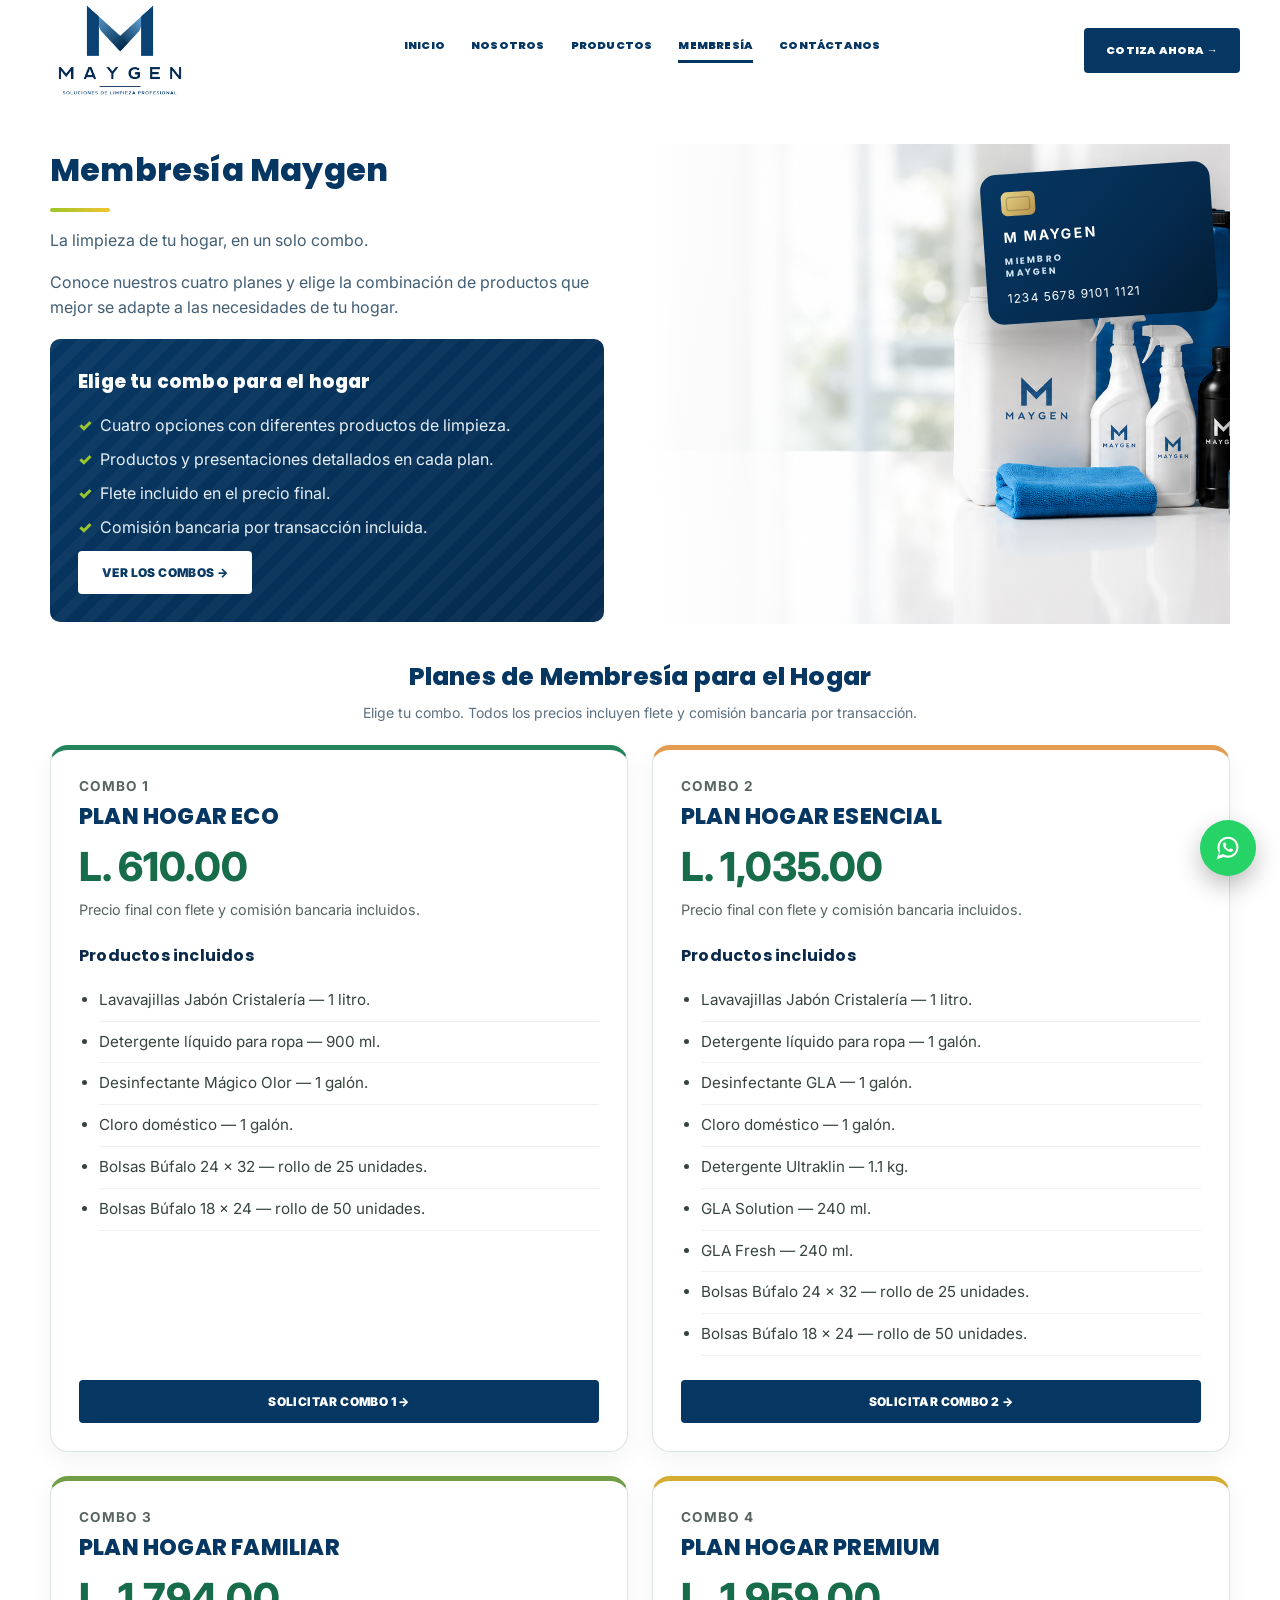
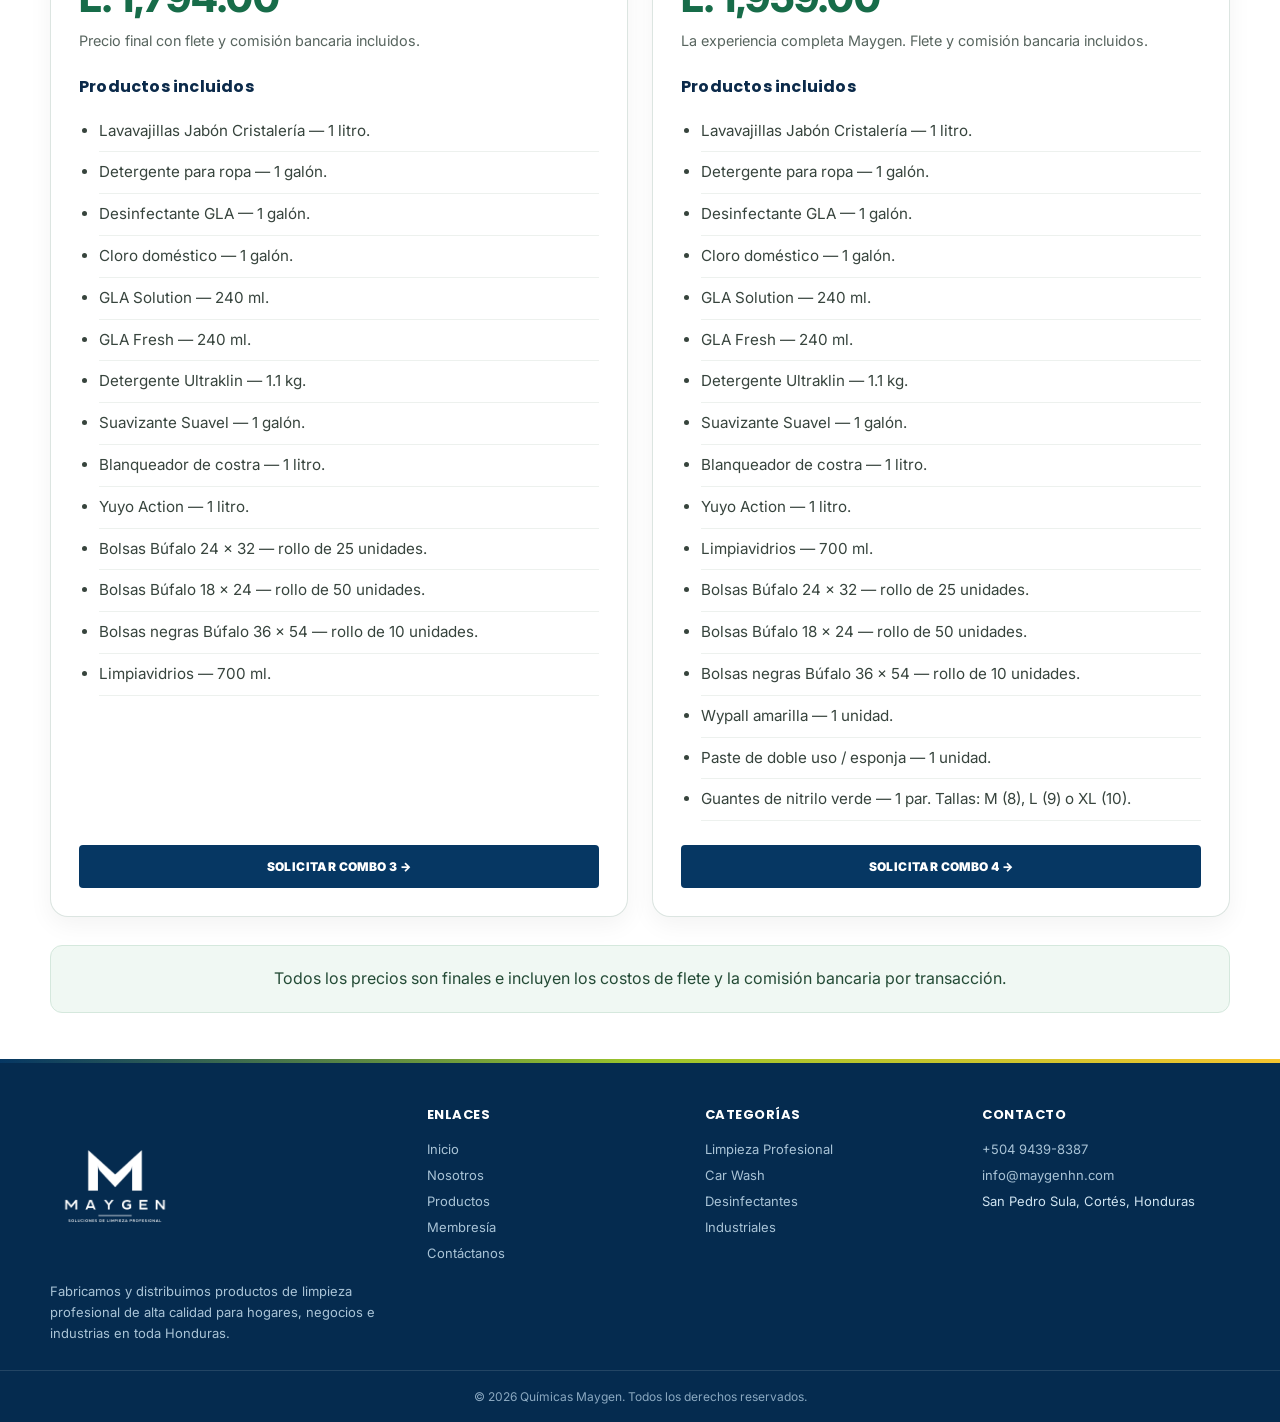
<file: membresias.html>
<!DOCTYPE html>
<html lang="es">
<head>
  <meta charset="UTF-8" />
  <meta name="viewport" content="width=device-width, initial-scale=1.0" />

  <title>Membresías para el hogar | Maygen</title>
  <meta
    name="description"
    content="Conoce los cuatro combos de limpieza para el hogar de Maygen. Precios finales con flete y comisión bancaria incluidos."
  />

  <link rel="stylesheet" href="css/style.css">

  <style>
    /* Estilos exclusivos de esta página */
    .maygen-memberships .plans {
      display: grid;
      grid-template-columns: repeat(2, minmax(0, 1fr));
      gap: 24px;
      align-items: stretch;
    }

    .maygen-memberships .plan {
      display: flex;
      flex-direction: column;
      min-width: 0;
      padding: 28px;
      border: 1px solid #dce5e1;
      border-top: 5px solid #23845b;
      border-radius: 18px;
      background: #fff;
      box-shadow: 0 8px 24px rgba(0, 0, 0, 0.05);
      text-align: left;
    }

    .maygen-memberships .plan-eco {
      border-top-color: #23845b;
    }

    .maygen-memberships .plan-esencial {
      border-top-color: #e39a51;
    }

    .maygen-memberships .plan-familiar {
      border-top-color: #6f9e47;
    }

    .maygen-memberships .plan-premium {
      border-top-color: #d5ad32;
    }

    .maygen-memberships .combo-label {
      margin: 0 0 8px;
      color: #58655f;
      font-size: 0.85rem;
      font-weight: 700;
      letter-spacing: 0.1em;
      text-transform: uppercase;
    }

    .maygen-memberships .plan h3 {
      margin: 0 0 12px;
      font-size: 1.4rem;
      line-height: 1.3;
    }

    .maygen-memberships .plan .price {
      margin: 0 0 8px;
      color: #176c49;
      font-size: clamp(1.9rem, 4vw, 2.5rem);
      font-weight: 800;
      line-height: 1.2;
    }

    .maygen-memberships .price-note {
      margin: 0 0 22px;
      color: #58655f;
      font-size: 0.9rem;
      line-height: 1.5;
    }

    .maygen-memberships .products-heading {
      margin: 0 0 12px;
      font-size: 1rem;
      font-weight: 700;
    }

    .maygen-memberships .product-list {
      flex: 1;
      margin: 0 0 24px;
      padding: 0 0 0 20px;
      list-style: disc;
    }

    .maygen-memberships .product-list li {
      display: list-item;
      margin: 0;
      padding: 9px 0;
      border-bottom: 1px solid #edf1ee;
      color: #37443d;
      font-size: 0.95rem;
      line-height: 1.5;
    }

    .maygen-memberships .plan .btn-cta {
      display: block;
      margin-top: auto;
      text-align: center;
    }

    .maygen-memberships .shipping-note {
      margin-top: 28px;
      padding: 20px;
      border: 1px solid #d5e8dd;
      border-radius: 12px;
      background: #f0f8f3;
      color: #244b36;
      text-align: center;
      line-height: 1.6;
    }

    .maygen-memberships .shipping-note p {
      margin: 0;
    }

    @media (max-width: 700px) {
      .maygen-memberships .plans {
        grid-template-columns: 1fr;
      }

      .maygen-memberships .plan {
        padding: 24px 20px;
      }
    }
  </style>
</head>

<body>
  <header>
    <div class="header">
      <a href="index.html" class="logo-link">
        <img
          src="images/Logo Maygen Nuevo-01.png"
          class="logo"
          alt="Maygen"
        >
      </a>

      <nav class="nav-links">
        <a href="index.html">Inicio</a>
        <a href="nosotros.html">Nosotros</a>
        <a href="productos.html">Productos</a>
        <a href="membresias.html" class="active">Membresía</a>
        <a href="contacto.html">Contáctanos</a>
      </nav>

      <div class="header-right">
        <a href="contacto.html" class="cta desktop-only">
          Cotiza ahora →
        </a>

        <button class="nav-toggle" aria-label="Abrir menú">
          <span></span>
          <span></span>
          <span></span>
        </button>
      </div>
    </div>

    <div class="mobile-menu">
      <a href="index.html">Inicio</a>
      <a href="nosotros.html">Nosotros</a>
      <a href="productos.html">Productos</a>
      <a href="membresias.html" class="active">Membresía</a>
      <a href="contacto.html">Contáctanos</a>
      <a href="contacto.html" class="cta">Cotiza ahora →</a>
    </div>
  </header>

  <main>
    <section class="membership">
      <div class="wrap membership-grid">
        <div>
          <h1>Membresía Maygen</h1>

          <p>
            La limpieza de tu hogar, en un solo combo.
          </p>

          <p>
            Conoce nuestros cuatro planes y elige la combinación
            de productos que mejor se adapte a las necesidades
            de tu hogar.
          </p>

          <div class="member-box">
            <h3>Elige tu combo para el hogar</h3>

            <ul>
              <li>Cuatro opciones con diferentes productos de limpieza.</li>
              <li>Productos y presentaciones detallados en cada plan.</li>
              <li>Flete incluido en el precio final.</li>
              <li>Comisión bancaria por transacción incluida.</li>
            </ul>

            <a href="#planes" class="btn-cta">
              Ver los combos →
            </a>
          </div>
        </div>

        <div class="member-visual home-member-visual reveal">
          <img
            src="ChatGPT Image Jul 9, 2026, 11_18_52 AM.png"
            alt="Productos de limpieza Maygen"
          >

          <div class="member-card mini">
            <div class="member-chip"></div>
            <b>M MAYGEN</b>
            <h2>MIEMBRO<br>MAYGEN</h2>
            <p>1234 5678 9101 1121</p>
          </div>
        </div>
      </div>
    </section>

    <section class="plans-wrap maygen-memberships" id="planes">
      <div class="wrap">
        <div class="section-title">
          <h2>Planes de Membresía para el Hogar</h2>
          <p>
            Elige tu combo. Todos los precios incluyen flete
            y comisión bancaria por transacción.
          </p>
        </div>

        <div class="plans">
          <article class="plan plan-eco">
            <p class="combo-label">Combo 1</p>
            <h3>PLAN HOGAR ECO</h3>
            <p class="price">L. 610.00</p>

            <p class="price-note">
              Precio final con flete y comisión bancaria incluidos.
            </p>

            <h4 class="products-heading">Productos incluidos</h4>

            <ul class="product-list">
              <li>Lavavajillas Jabón Cristalería — 1 litro.</li>
              <li>Detergente líquido para ropa — 900 ml.</li>
              <li>Desinfectante Mágico Olor — 1 galón.</li>
              <li>Cloro doméstico — 1 galón.</li>
              <li>Bolsas Búfalo 24 × 32 — rollo de 25 unidades.</li>
              <li>Bolsas Búfalo 18 × 24 — rollo de 50 unidades.</li>
            </ul>

            <a
              href="https://wa.me/50494398387?text=Hola%2C%20quiero%20solicitar%20el%20Plan%20Hogar%20Eco%20%28Combo%201%29%20de%20L.%20610.00."
              target="_blank"
              rel="noopener noreferrer"
              class="btn-cta"
            >
              Solicitar Combo 1 →
            </a>
          </article>

          <article class="plan plan-esencial">
            <p class="combo-label">Combo 2</p>
            <h3>PLAN HOGAR ESENCIAL</h3>
            <p class="price">L. 1,035.00</p>

            <p class="price-note">
              Precio final con flete y comisión bancaria incluidos.
            </p>

            <h4 class="products-heading">Productos incluidos</h4>

            <ul class="product-list">
              <li>Lavavajillas Jabón Cristalería — 1 litro.</li>
              <li>Detergente líquido para ropa — 1 galón.</li>
              <li>Desinfectante GLA — 1 galón.</li>
              <li>Cloro doméstico — 1 galón.</li>
              <li>Detergente Ultraklin — 1.1 kg.</li>
              <li>GLA Solution — 240 ml.</li>
              <li>GLA Fresh — 240 ml.</li>
              <li>Bolsas Búfalo 24 × 32 — rollo de 25 unidades.</li>
              <li>Bolsas Búfalo 18 × 24 — rollo de 50 unidades.</li>
            </ul>

            <a
              href="https://wa.me/50494398387?text=Hola%2C%20quiero%20solicitar%20el%20Plan%20Hogar%20Esencial%20%28Combo%202%29%20de%20L.%201%2C035.00."
              target="_blank"
              rel="noopener noreferrer"
              class="btn-cta"
            >
              Solicitar Combo 2 →
            </a>
          </article>

          <article class="plan plan-familiar">
            <p class="combo-label">Combo 3</p>
            <h3>PLAN HOGAR FAMILIAR</h3>
            <p class="price">L. 1,794.00</p>

            <p class="price-note">
              Precio final con flete y comisión bancaria incluidos.
            </p>

            <h4 class="products-heading">Productos incluidos</h4>

            <ul class="product-list">
              <li>Lavavajillas Jabón Cristalería — 1 litro.</li>
              <li>Detergente para ropa — 1 galón.</li>
              <li>Desinfectante GLA — 1 galón.</li>
              <li>Cloro doméstico — 1 galón.</li>
              <li>GLA Solution — 240 ml.</li>
              <li>GLA Fresh — 240 ml.</li>
              <li>Detergente Ultraklin — 1.1 kg.</li>
              <li>Suavizante Suavel — 1 galón.</li>
              <li>Blanqueador de costra — 1 litro.</li>
              <li>Yuyo Action — 1 litro.</li>
              <li>Bolsas Búfalo 24 × 32 — rollo de 25 unidades.</li>
              <li>Bolsas Búfalo 18 × 24 — rollo de 50 unidades.</li>
              <li>Bolsas negras Búfalo 36 × 54 — rollo de 10 unidades.</li>
              <li>Limpiavidrios — 700 ml.</li>
            </ul>

            <a
              href="https://wa.me/50494398387?text=Hola%2C%20quiero%20solicitar%20el%20Plan%20Hogar%20Familiar%20%28Combo%203%29%20de%20L.%201%2C794.00."
              target="_blank"
              rel="noopener noreferrer"
              class="btn-cta"
            >
              Solicitar Combo 3 →
            </a>
          </article>

          <article class="plan plan-premium">
            <p class="combo-label">Combo 4</p>
            <h3>PLAN HOGAR PREMIUM</h3>
            <p class="price">L. 1,959.00</p>

            <p class="price-note">
              La experiencia completa Maygen.
              Flete y comisión bancaria incluidos.
            </p>

            <h4 class="products-heading">Productos incluidos</h4>

            <ul class="product-list">
              <li>Lavavajillas Jabón Cristalería — 1 litro.</li>
              <li>Detergente para ropa — 1 galón.</li>
              <li>Desinfectante GLA — 1 galón.</li>
              <li>Cloro doméstico — 1 galón.</li>
              <li>GLA Solution — 240 ml.</li>
              <li>GLA Fresh — 240 ml.</li>
              <li>Detergente Ultraklin — 1.1 kg.</li>
              <li>Suavizante Suavel — 1 galón.</li>
              <li>Blanqueador de costra — 1 litro.</li>
              <li>Yuyo Action — 1 litro.</li>
              <li>Limpiavidrios — 700 ml.</li>
              <li>Bolsas Búfalo 24 × 32 — rollo de 25 unidades.</li>
              <li>Bolsas Búfalo 18 × 24 — rollo de 50 unidades.</li>
              <li>Bolsas negras Búfalo 36 × 54 — rollo de 10 unidades.</li>
              <li>Wypall amarilla — 1 unidad.</li>
              <li>Paste de doble uso / esponja — 1 unidad.</li>
              <li>
                Guantes de nitrilo verde — 1 par.
                Tallas: M (8), L (9) o XL (10).
              </li>
            </ul>

            <a
              href="https://wa.me/50494398387?text=Hola%2C%20quiero%20solicitar%20el%20Plan%20Hogar%20Premium%20%28Combo%204%29%20de%20L.%201%2C959.00."
              target="_blank"
              rel="noopener noreferrer"
              class="btn-cta"
            >
              Solicitar Combo 4 →
            </a>
          </article>
        </div>

        <div class="shipping-note">
          <p>
            Todos los precios son finales e incluyen los costos
            de flete y la comisión bancaria por transacción.
          </p>
        </div>
      </div>
    </section>
  </main>

  <footer>
    <div class="wrap foot-main">
      <div>
        <img
          src="images/Logo Maygen Nuevo-01.png"
          class="flogo"
          alt="Maygen"
        >
        <p>
          Fabricamos y distribuimos productos de limpieza
          profesional de alta calidad para hogares, negocios
          e industrias en toda Honduras.
        </p>
      </div>

      <div>
        <h4>Enlaces</h4>
        <ul>
          <li><a href="index.html">Inicio</a></li>
          <li><a href="nosotros.html">Nosotros</a></li>
          <li><a href="productos.html">Productos</a></li>
          <li><a href="membresias.html">Membresía</a></li>
          <li><a href="contacto.html">Contáctanos</a></li>
        </ul>
      </div>

      <div>
        <h4>Categorías</h4>
        <ul>
          <li>
            <a href="productos.html?cat=limpieza">
              Limpieza Profesional
            </a>
          </li>
          <li><a href="productos.html?cat=carwash">Car Wash</a></li>
          <li>
            <a href="productos.html?cat=desinfectantes">
              Desinfectantes
            </a>
          </li>
          <li>
            <a href="productos.html?cat=industriales">
              Industriales
            </a>
          </li>
        </ul>
      </div>

      <div>
        <h4>Contacto</h4>
        <ul>
          <li>
            <a href="tel:+50494398387">+504 9439-8387</a>
          </li>
          <li>
            <a href="mailto:info@maygenhn.com">
              info@maygenhn.com
            </a>
          </li>
          <li>San Pedro Sula, Cortés, Honduras</li>
        </ul>
      </div>
    </div>

    <div class="foot-bottom">
      © <span id="year"></span> Químicas Maygen.
      Todos los derechos reservados.
    </div>
  </footer>

  <a
    href="https://wa.me/50494398387"
    target="_blank"
    rel="noopener noreferrer"
    class="wa-float"
    aria-label="Contactar por WhatsApp"
  >
    <svg
      viewBox="0 0 32 32"
      width="28"
      height="28"
      fill="#fff"
      aria-hidden="true"
    >
      <path d="M16.02 3C9.4 3 4.02 8.38 4.02 15c0 2.23.61 4.32 1.67 6.12L3 29l8.1-2.63A11.9 11.9 0 0 0 16.02 27C22.64 27 28 21.62 28 15S22.64 3 16.02 3zm0 21.6c-1.94 0-3.75-.55-5.28-1.5l-.38-.23-4.8 1.56 1.57-4.68-.25-.39A9.53 9.53 0 0 1 6.4 15c0-5.3 4.32-9.6 9.62-9.6 5.3 0 9.6 4.3 9.6 9.6 0 5.3-4.3 9.6-9.6 9.6zm5.27-7.19c-.29-.15-1.72-.85-1.99-.94-.27-.1-.46-.15-.66.14-.2.29-.75.94-.92 1.14-.17.19-.34.22-.63.07-.29-.15-1.22-.45-2.32-1.43-.86-.77-1.44-1.71-1.6-2-.17-.29-.02-.45.13-.6.13-.13.29-.34.44-.51.15-.17.19-.29.29-.48.1-.19.05-.36-.02-.51-.07-.15-.66-1.59-.9-2.18-.24-.57-.48-.5-.66-.51h-.56c-.19 0-.5.07-.77.36-.26.29-1 .98-1 2.39 0 1.41 1.03 2.77 1.17 2.96.15.19 2.03 3.1 4.92 4.35.69.3 1.22.48 1.64.61.69.22 1.31.19 1.81.11.55-.08 1.72-.7 1.96-1.38.24-.68.24-1.26.17-1.38-.07-.12-.26-.19-.55-.34z"/>
    </svg>
  </a>

  <button class="back-top" aria-label="Volver arriba">↑</button>
  <div class="toast"></div>

  <script src="js/main.js"></script>
</body>
</html>
</file>
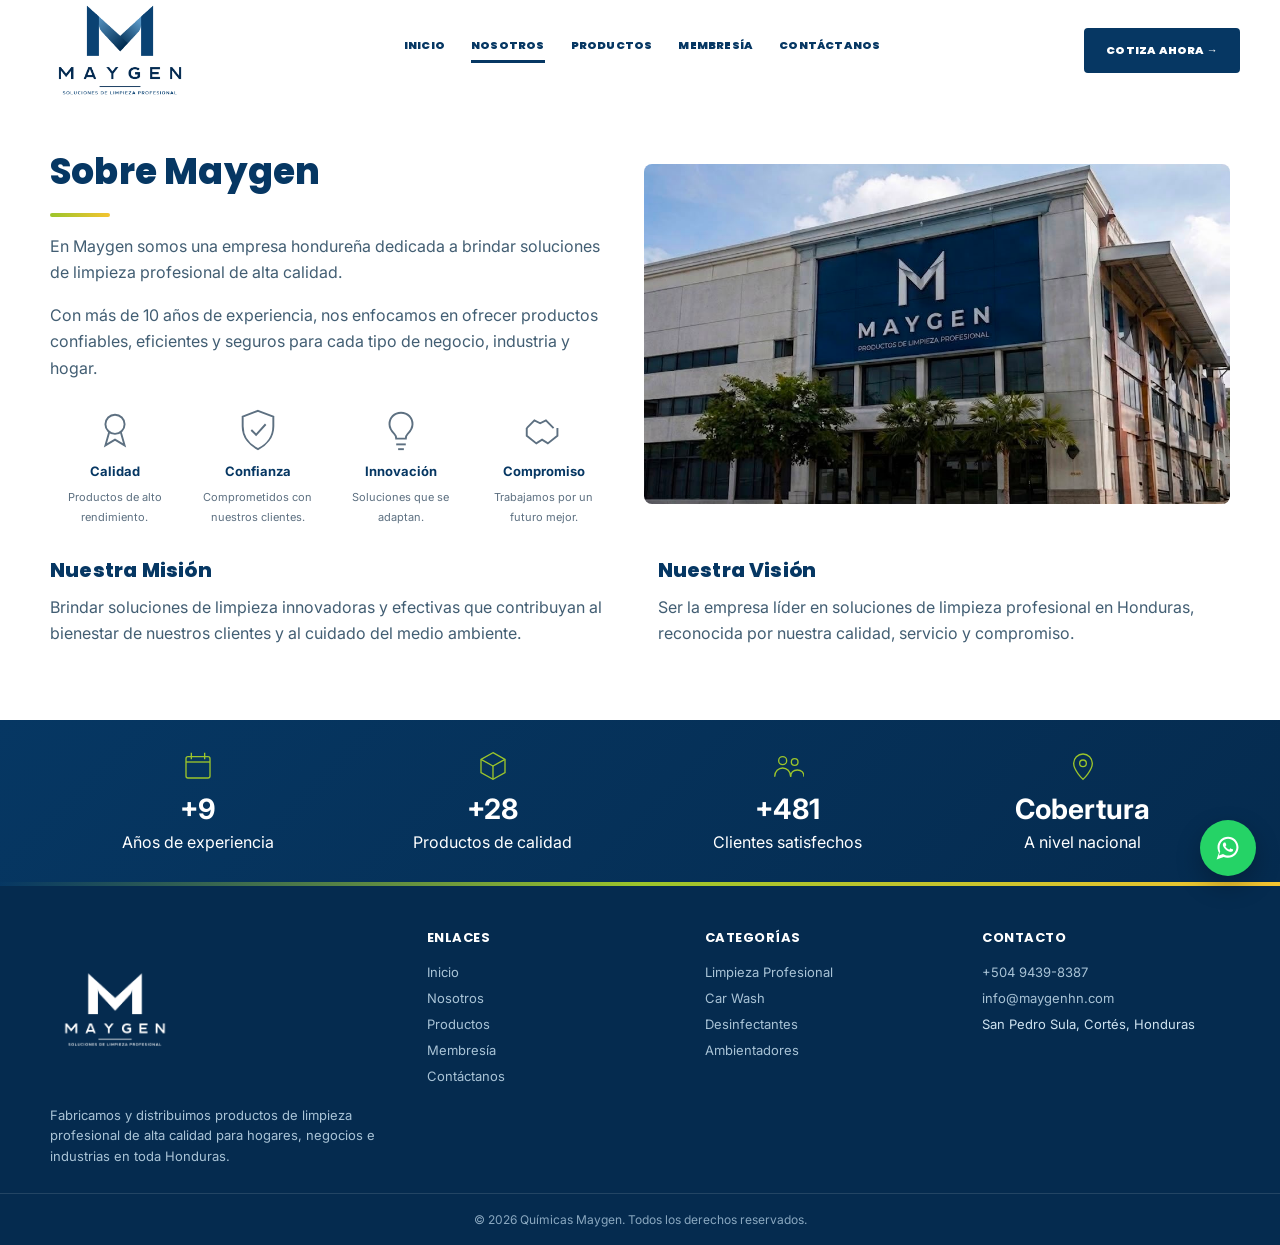
<file: nosotros.html>
<!DOCTYPE html>
<html lang="es">
<head>
<meta charset="UTF-8" />
<meta name="viewport" content="width=device-width, initial-scale=1.0" />
<title>Nosotros | Maygen</title>
<meta name="description" content="Conoce la historia, misión y visión de Maygen, empresa hondureña de productos de limpieza profesional.">
<link rel="stylesheet" href="css/style.css">
</head>
<body>
<header>
<div class="header">
<a href="index.html" class="logo-link"><img src="images/Logo Maygen Nuevo-01.png" class="logo" alt="Maygen"></a>
<nav class="nav-links"><a href="index.html">Inicio</a><a href="nosotros.html" class="active">Nosotros</a><a href="productos.html">Productos</a><a href="membresias.html">Membresía</a><a href="contacto.html">Contáctanos</a></nav>
<div class="header-right">
<a href="contacto.html" class="cta desktop-only">Cotiza ahora →</a>
<button class="nav-toggle" aria-label="Abrir menú"><span></span><span></span><span></span></button>
</div>
</div>
<div class="mobile-menu"><a href="index.html">Inicio</a><a href="nosotros.html" class="active">Nosotros</a><a href="productos.html">Productos</a><a href="membresias.html">Membresía</a><a href="contacto.html">Contáctanos</a><a href="contacto.html" class="cta">Cotiza ahora →</a></div>
</header>
<section class="about">
<div class="wrap about-grid">
<div>
<h1>Sobre Maygen</h1>
<p>En Maygen somos una empresa hondureña dedicada a brindar soluciones de limpieza profesional de alta calidad.</p>
<p>Con más de 10 años de experiencia, nos enfocamos en ofrecer productos confiables, eficientes y seguros para cada tipo de negocio, industria y hogar.</p>
<div class="values">
<div class="value"><span class="value-icon"><svg viewBox="0 0 48 48" fill="none" stroke="currentColor" stroke-width="2"><circle cx="24" cy="18" r="10"/><path d="M18 26l-4 14 10-6 10 6-4-14"/></svg></span><strong>Calidad</strong><span>Productos de alto rendimiento.</span></div>
<div class="value"><span class="value-icon"><svg viewBox="0 0 48 48" fill="none" stroke="currentColor" stroke-width="2"><path d="M24 4l16 6v10c0 12-8 20-16 24-8-4-16-12-16-24V10z"/><path d="M17 24l5 5 10-11"/></svg></span><strong>Confianza</strong><span>Comprometidos con nuestros clientes.</span></div>
<div class="value"><span class="value-icon"><svg viewBox="0 0 48 48" fill="none" stroke="currentColor" stroke-width="2"><path d="M24 6c-7 0-12 5-12 12 0 5 3 8 5 10s2 3 2 5h10c0-2 0-3 2-5s5-5 5-10c0-7-5-12-12-12z"/><line x1="19" y1="39" x2="29" y2="39"/><line x1="21" y1="44" x2="27" y2="44"/></svg></span><strong>Innovación</strong><span>Soluciones que se adaptan.</span></div>
<div class="value"><span class="value-icon"><svg viewBox="0 0 48 48" fill="none" stroke="currentColor" stroke-width="2"><path d="M6 22l8-8 6 3 6-3 8 8"/><path d="M6 22v8l10 8 6-4 6 4 10-8v-8"/></svg></span><strong>Compromiso</strong><span>Trabajamos por un futuro mejor.</span></div>
</div>
</div>
<div class="building factory">
<img src="images/WhatsApp Image 2026-07-11 at 11.55.15 AM.jpeg" alt="Edificio Maygen" loading="lazy">
</div>
</div>
<div class="wrap mission">
<div>
<h2>Nuestra Misión</h2>
<p>Brindar soluciones de limpieza innovadoras y efectivas que contribuyan al bienestar de nuestros clientes y al cuidado del medio ambiente.</p>
</div>
<div>
<h2>Nuestra Visión</h2>
<p>Ser la empresa líder en soluciones de limpieza profesional en Honduras, reconocida por nuestra calidad, servicio y compromiso.</p>
</div>
</div>
</section>
<section class="stats">
<div class="wrap stats-grid">
<div><span class="stat-icon"><svg viewBox="0 0 48 48" fill="none" stroke="currentColor" stroke-width="2"><rect x="6" y="10" width="36" height="32" rx="3"/><line x1="6" y1="18" x2="42" y2="18"/><line x1="14" y1="4" x2="14" y2="14"/><line x1="34" y1="4" x2="34" y2="14"/></svg></span><strong><span class="counter" data-target="10" data-prefix="+">0</span></strong>Años de experiencia</div>
<div><span class="stat-icon"><svg viewBox="0 0 48 48" fill="none" stroke="currentColor" stroke-width="2"><path d="M24 4l18 10v20L24 44 6 34V14z"/><path d="M6 14l18 10 18-10"/><line x1="24" y1="24" x2="24" y2="44"/></svg></span><strong><span class="counter" data-target="30" data-prefix="+">0</span></strong>Productos de calidad</div>
<div><span class="stat-icon"><svg viewBox="0 0 48 48" fill="none" stroke="currentColor" stroke-width="2"><circle cx="16" cy="16" r="6"/><circle cx="34" cy="18" r="5"/><path d="M4 40c0-8 6-13 12-13s12 5 12 13"/><path d="M28 40c0-6 4-10 10-10s10 4 10 10"/></svg></span><strong><span class="counter" data-target="500" data-prefix="+">0</span></strong>Clientes satisfechos</div>
<div><span class="stat-icon"><svg viewBox="0 0 48 48" fill="none" stroke="currentColor" stroke-width="2"><path d="M24 44s14-13 14-24a14 14 0 1 0-28 0c0 11 14 24 14 24z"/><circle cx="24" cy="20" r="5"/></svg></span><strong>Cobertura</strong>A nivel nacional</div>
</div>
</section>

<footer>
<div class="wrap foot-main">
<div><img src="images/Logo Maygen Nuevo-01.png" class="flogo" alt="Maygen"><p>Fabricamos y distribuimos productos de limpieza profesional de alta calidad para hogares, negocios e industrias en toda Honduras.</p></div>
<div><h4>Enlaces</h4><ul><li><a href="index.html">Inicio</a></li><li><a href="nosotros.html">Nosotros</a></li><li><a href="productos.html">Productos</a></li><li><a href="membresias.html">Membresía</a></li><li><a href="contacto.html">Contáctanos</a></li></ul></div>
<div><h4>Categorías</h4><ul><li><a href="productos.html?cat=limpieza">Limpieza Profesional</a></li><li><a href="productos.html?cat=carwash">Car Wash</a></li><li><a href="productos.html?cat=desinfectantes">Desinfectantes</a></li><li><a href="productos.html?cat=ambientadores">Ambientadores</a></li></ul></div>
<div><h4>Contacto</h4><ul><li><a href="tel:+50494398387">+504 9439-8387</a></li><li><a href="mailto:info@maygenhn.com">info@maygenhn.com</a></li><li>San Pedro Sula, Cortés, Honduras</li></ul></div>
</div>
<div class="foot-bottom">© <span id="year"></span> Químicas Maygen. Todos los derechos reservados.</div>
</footer>
<a href="https://wa.me/50494398387" target="_blank" rel="noopener" class="wa-float" aria-label="WhatsApp"><svg viewBox="0 0 32 32" width="28" height="28" fill="#fff"><path d="M16.02 3C9.4 3 4.02 8.38 4.02 15c0 2.23.61 4.32 1.67 6.12L3 29l8.1-2.63A11.9 11.9 0 0 0 16.02 27C22.64 27 28 21.62 28 15S22.64 3 16.02 3zm0 21.6c-1.94 0-3.75-.55-5.28-1.5l-.38-.23-4.8 1.56 1.57-4.68-.25-.39A9.53 9.53 0 0 1 6.4 15c0-5.3 4.32-9.6 9.62-9.6 5.3 0 9.6 4.3 9.6 9.6 0 5.3-4.3 9.6-9.6 9.6zm5.27-7.19c-.29-.15-1.72-.85-1.99-.94-.27-.1-.46-.15-.66.14-.2.29-.75.94-.92 1.14-.17.19-.34.22-.63.07-.29-.15-1.22-.45-2.32-1.43-.86-.77-1.44-1.71-1.6-2-.17-.29-.02-.45.13-.6.13-.13.29-.34.44-.51.15-.17.19-.29.29-.48.1-.19.05-.36-.02-.51-.07-.15-.66-1.59-.9-2.18-.24-.57-.48-.5-.66-.51h-.56c-.19 0-.5.07-.77.36-.26.29-1 .98-1 2.39 0 1.41 1.03 2.77 1.17 2.96.15.19 2.03 3.1 4.92 4.35.69.3 1.22.48 1.64.61.69.22 1.31.19 1.81.11.55-.08 1.72-.7 1.96-1.38.24-.68.24-1.26.17-1.38-.07-.12-.26-.19-.55-.34z"/></svg></a>
<button class="back-top" aria-label="Volver arriba">↑</button>
<div class="toast"></div>
<script src="js/main.js"></script>
</body>
</html>
</file>
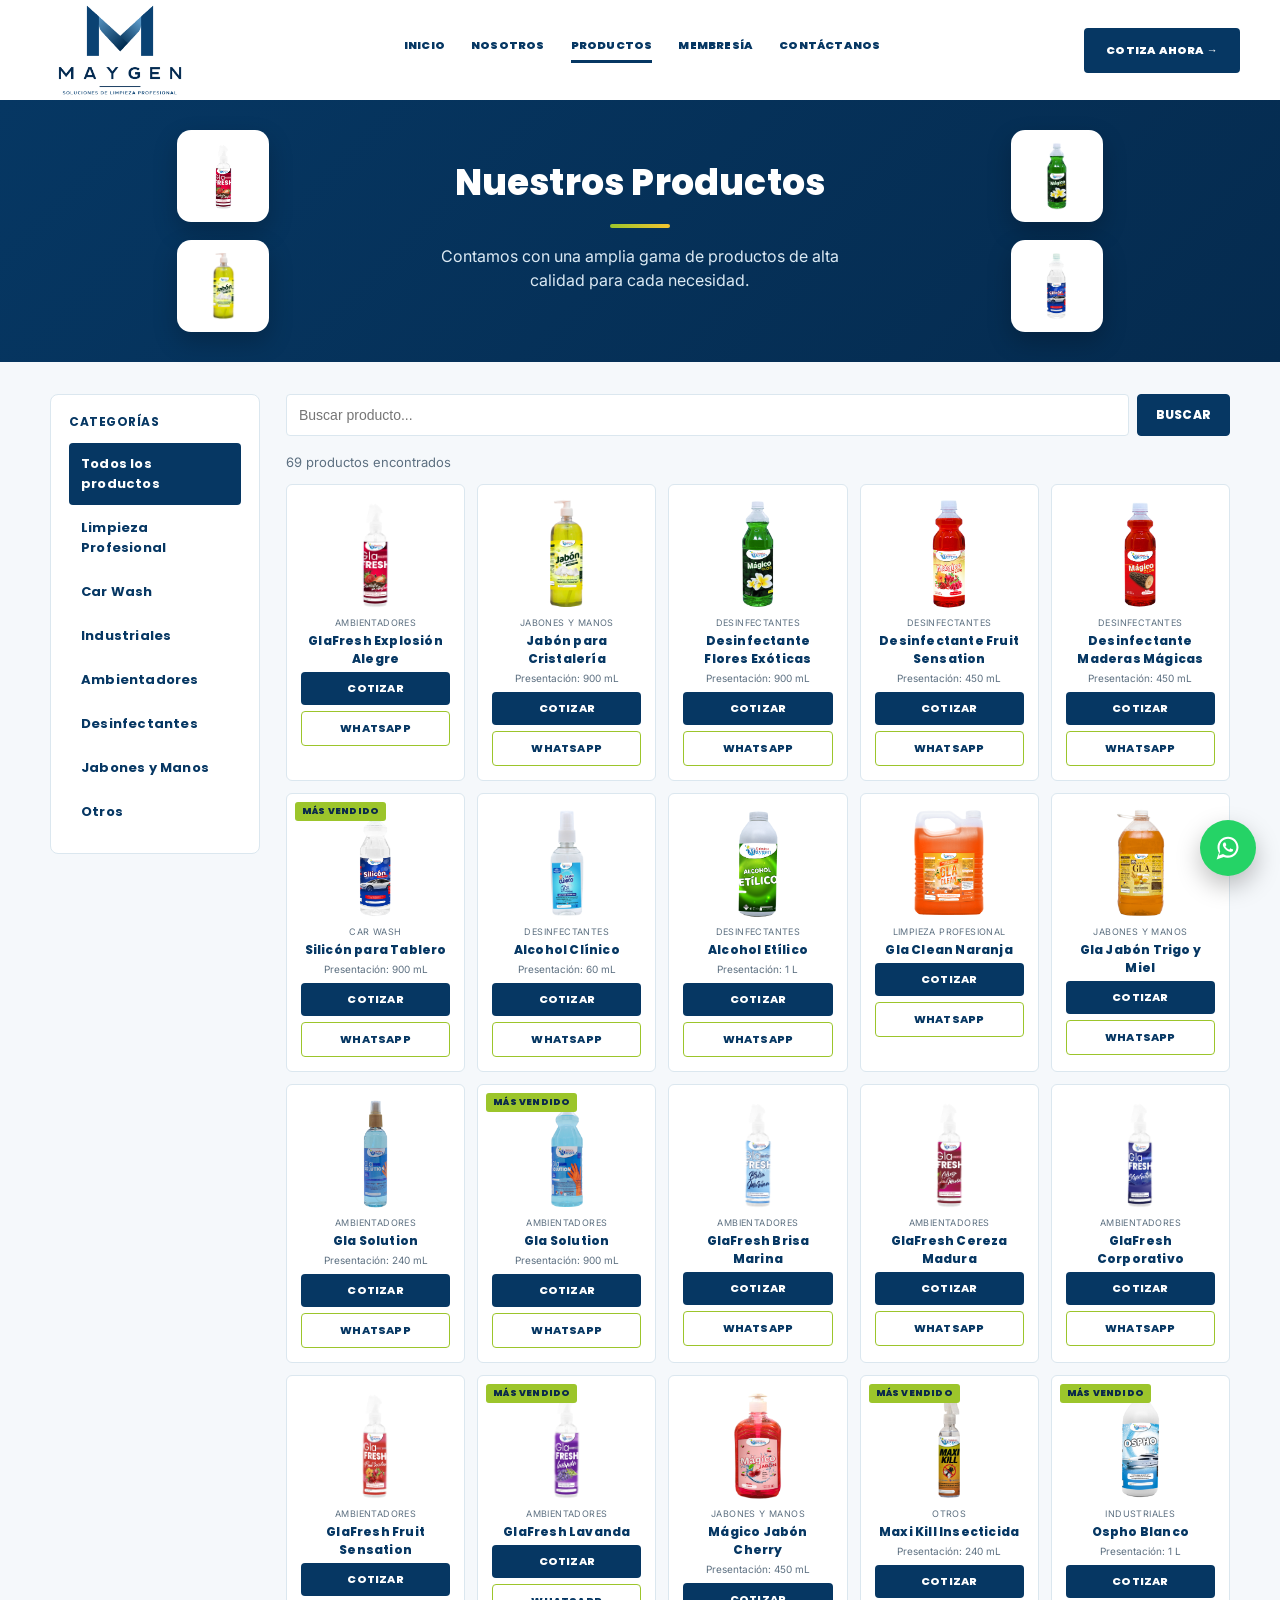
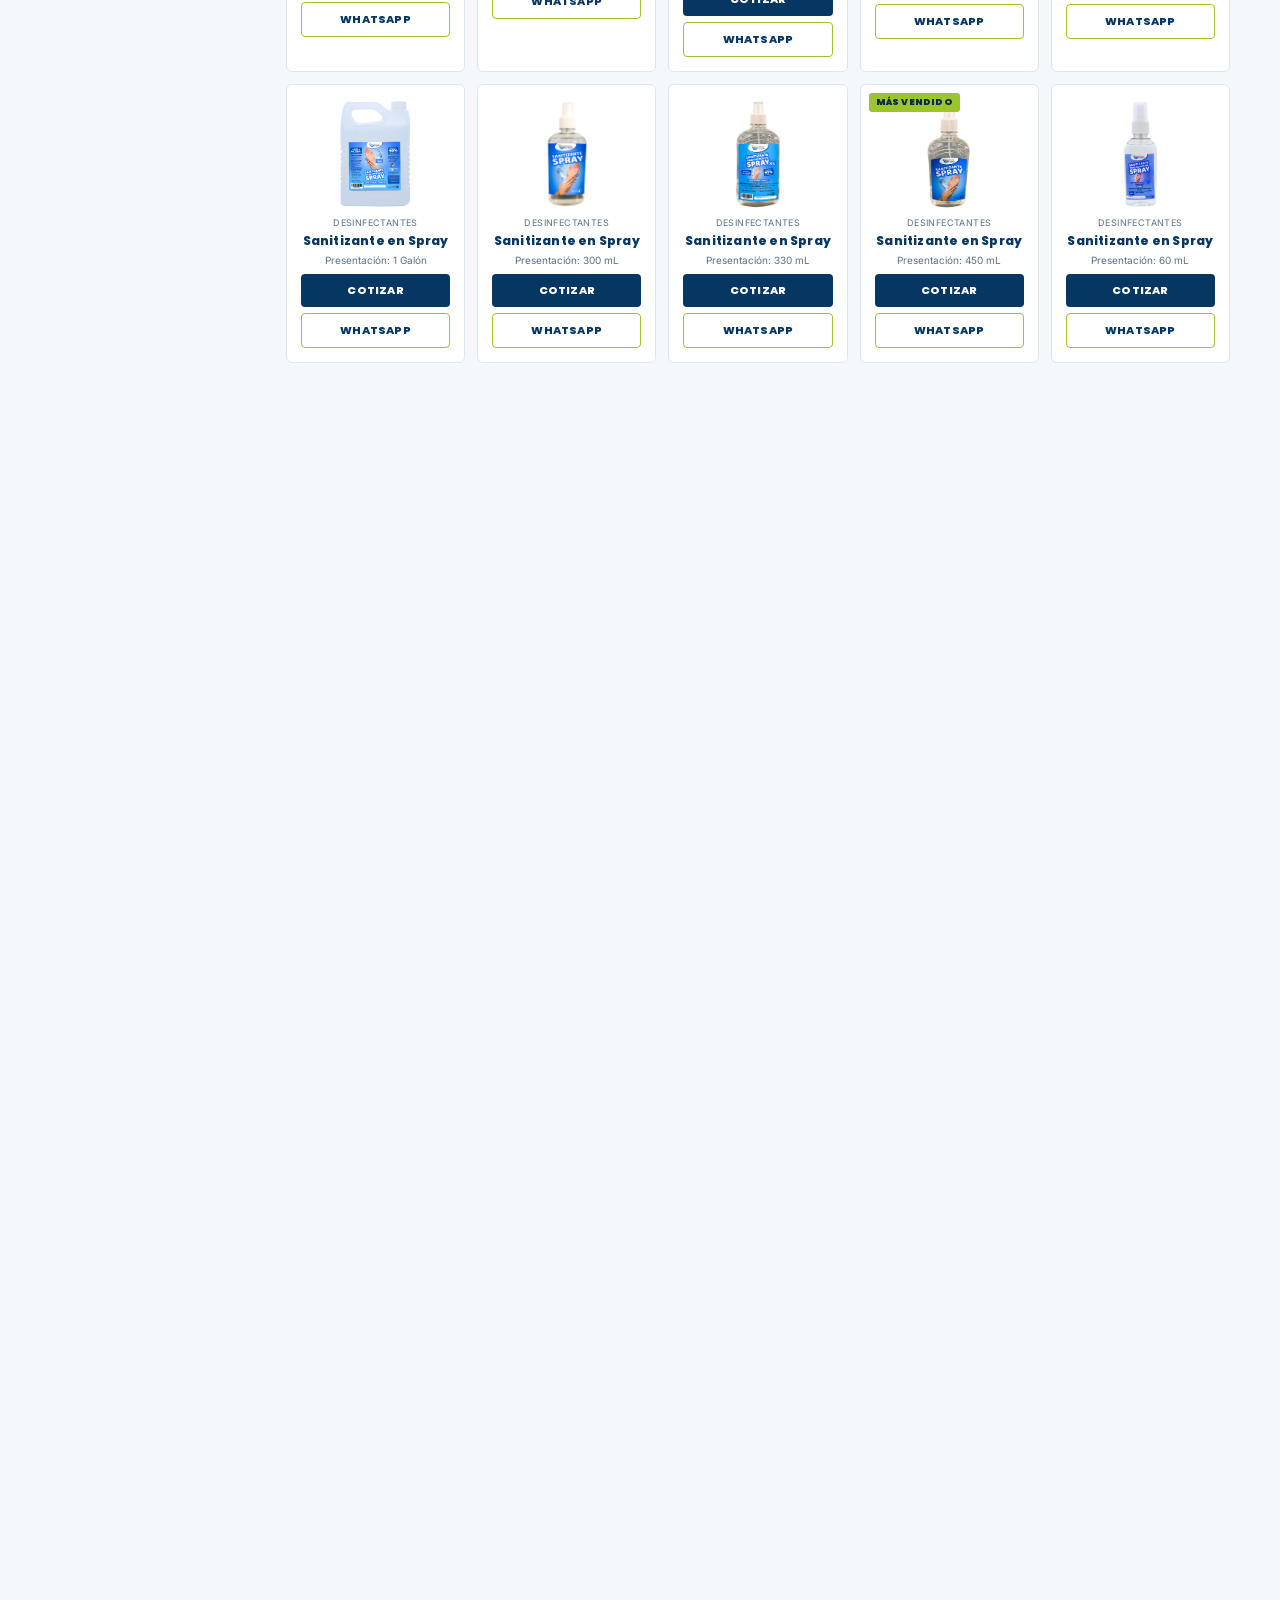
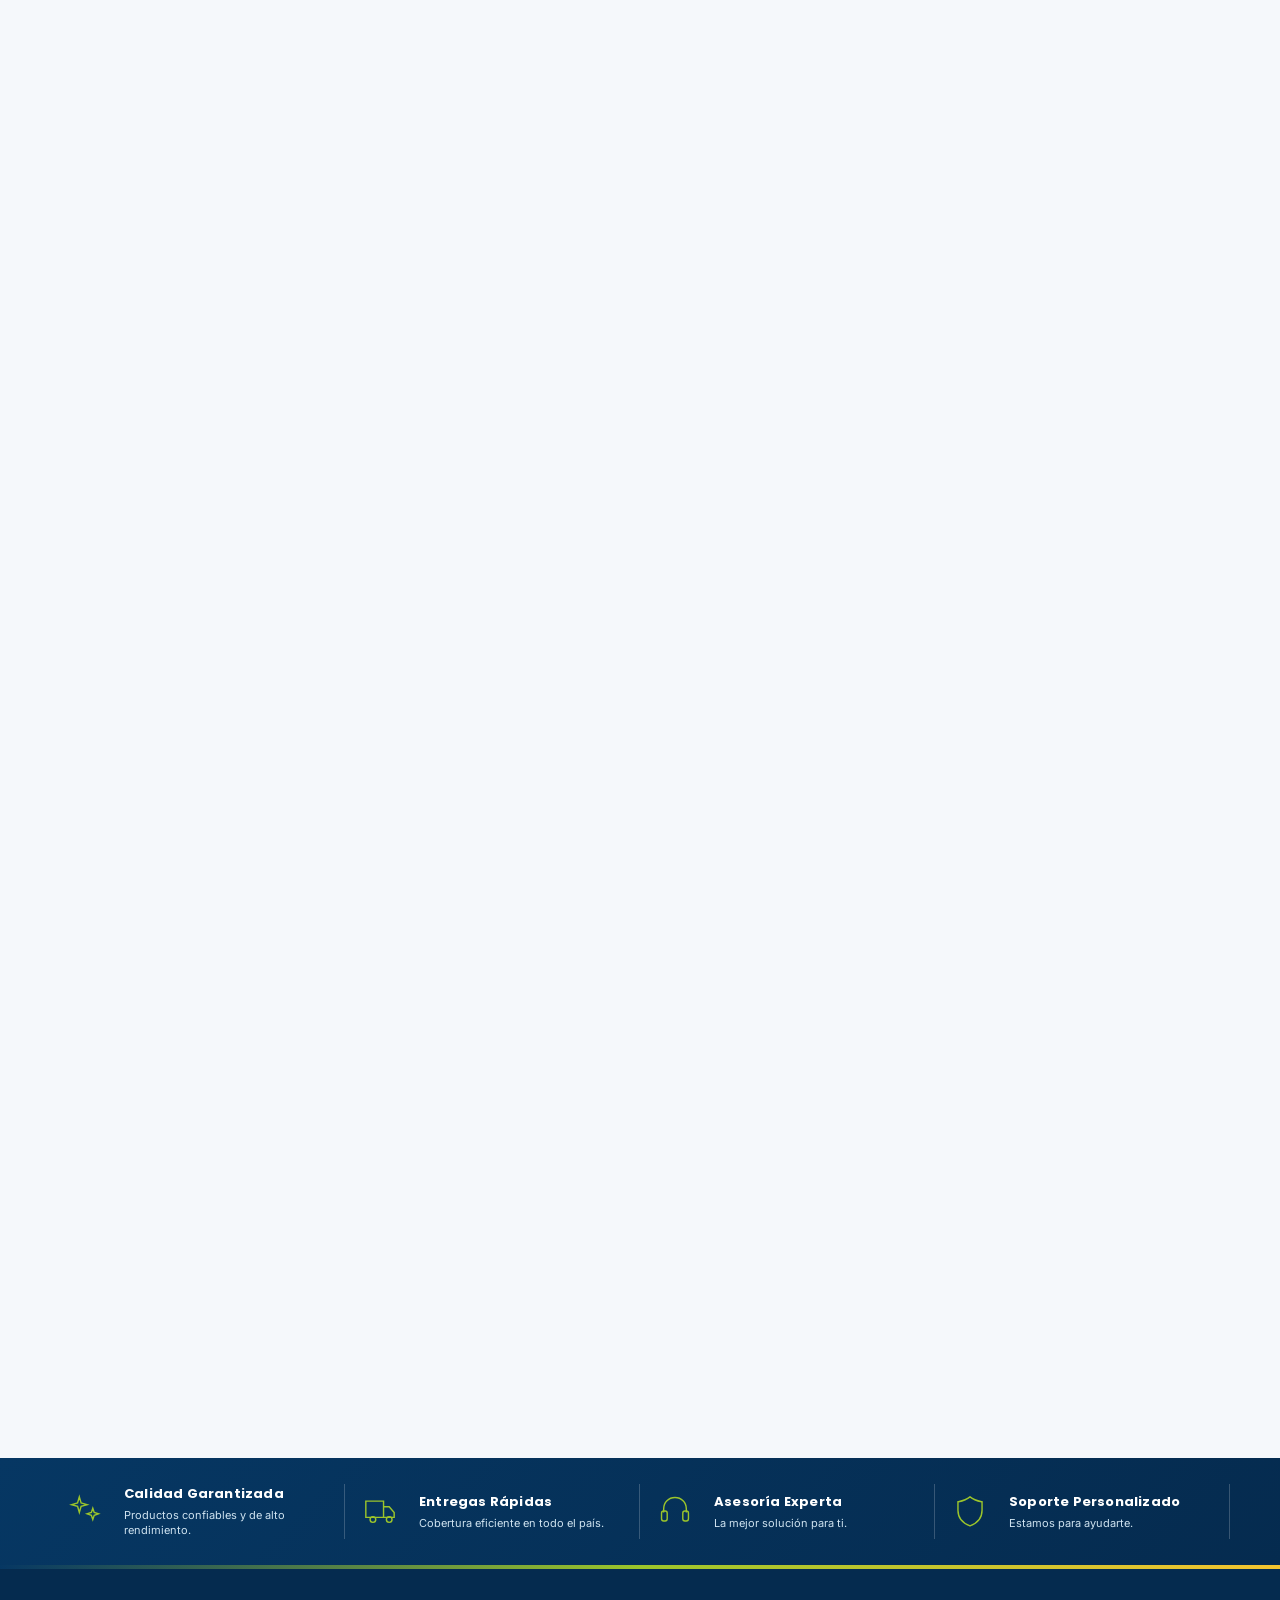
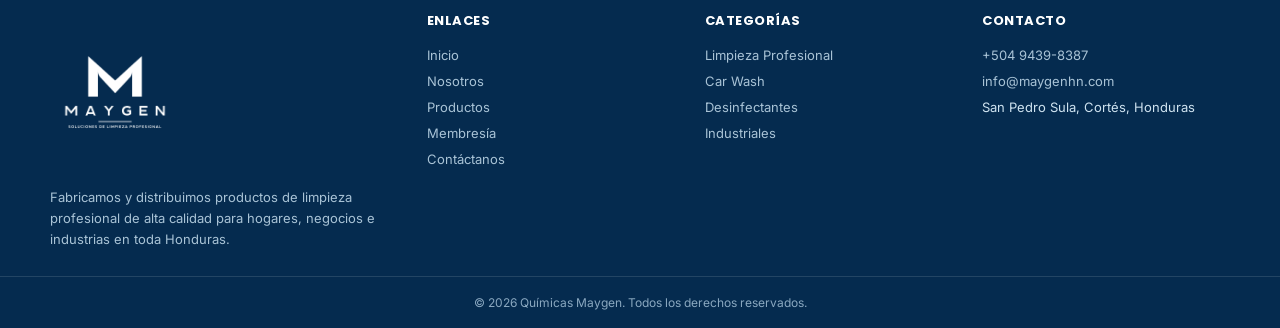
<file: productos.html>
<!DOCTYPE html>
<html lang="es">
<head>
<meta charset="UTF-8" />
<meta name="viewport" content="width=device-width, initial-scale=1.0" />
<title>Productos | Maygen</title>
<meta name="description" content="Catálogo completo de productos de limpieza profesional, car wash e industriales Maygen.">
<link rel="stylesheet" href="css/style.css">
</head>
<body>
<header>
<div class="header">
<a href="index.html" class="logo-link"><img src="images/Logo Maygen Nuevo-01.png" class="logo" alt="Maygen"></a>
<nav class="nav-links"><a href="index.html">Inicio</a><a href="nosotros.html">Nosotros</a><a href="productos.html" class="active">Productos</a><a href="membresias.html">Membresía</a><a href="contacto.html">Contáctanos</a></nav>
<div class="header-right">
<a href="contacto.html" class="cta desktop-only">Cotiza ahora →</a>
<button class="nav-toggle" aria-label="Abrir menú"><span></span><span></span><span></span></button>
</div>
</div>
<div class="mobile-menu"><a href="index.html">Inicio</a><a href="nosotros.html">Nosotros</a><a href="productos.html" class="active">Productos</a><a href="membresias.html">Membresía</a><a href="contacto.html">Contáctanos</a><a href="contacto.html" class="cta">Cotiza ahora →</a></div>
</header>
<section class="page-hero products-hero">
<div class="wrap products-hero-inner">
<div class="hero-prod-col reveal">
<img src="GlaFresh_Explosin Alegra.png" alt="Producto Maygen">
<img src="Jabon Cristaleria 900 mL.png" alt="Producto Maygen">
</div>
<div class="reveal hero-prod-text">
<h1>Nuestros Productos</h1>
<p>Contamos con una amplia gama de productos de alta calidad para cada necesidad.</p>
</div>
<div class="hero-prod-col reveal">
<img src="d flores exoticas 900 mL.png" alt="Producto Maygen">
<img src="silicon para tablero 900 mL.png" alt="Producto Maygen">
</div>
</div>
</section>

<div class="wrap catalog">
<aside class="side">
<h4>CATEGORÍAS</h4>
<button class="filter-btn active" data-filter="todos">Todos los productos</button>
<button class="filter-btn" data-filter="limpieza">Limpieza Profesional</button>
<button class="filter-btn" data-filter="carwash">Car Wash</button>
<button class="filter-btn" data-filter="industriales">Industriales</button>
<button class="filter-btn" data-filter="ambientadores">Ambientadores</button>
<button class="filter-btn" data-filter="desinfectantes">Desinfectantes</button>
<button class="filter-btn" data-filter="jabones">Jabones y Manos</button>
<button class="filter-btn" data-filter="otros">Otros</button>
</aside>
<main>
<div class="searchbar"><input id="catalogSearch" placeholder="Buscar producto..."><button type="button">Buscar</button></div>
<p class="catalog-count" id="catalogCount"></p>
<div class="grid30" id="catalogGrid"></div>
<div class="catalog-empty" id="catalogEmpty">No encontramos productos con ese criterio. Intenta otra búsqueda o categoría.</div>
</main>
</div>

<section class="feature-footer">
<div class="wrap benefit-grid">
<article class="benefit"><svg class="ico" viewBox="0 0 48 48" fill="none" stroke="currentColor" stroke-width="2"><path d="M16 4l2.5 8.5L27 15l-8.5 2.5L16 26l-2.5-8.5L5 15l8.5-2.5L16 4zM35 20l2 6 6 2-6 2-2 6-2-6-6-2 6-2 2-6z"/></svg><div><h4>Calidad Garantizada</h4><p>Productos confiables y de alto rendimiento.</p></div></article>
<article class="benefit"><svg class="ico" viewBox="0 0 48 48" fill="none" stroke="currentColor" stroke-width="2"><path d="M4 10h25v23H4zM29 18h8l7 8v7H29z"/><circle cx="14" cy="36" r="4"/><circle cx="37" cy="36" r="4"/></svg><div><h4>Entregas Rápidas</h4><p>Cobertura eficiente en todo el país.</p></div></article>
<article class="benefit"><svg class="ico" viewBox="0 0 48 48" fill="none" stroke="currentColor" stroke-width="2"><path d="M8 26v-5C8 12 15 5 24 5s16 7 16 16v5"/><rect x="5" y="24" width="8" height="14" rx="3"/><rect x="35" y="24" width="8" height="14" rx="3"/></svg><div><h4>Asesoría Experta</h4><p>La mejor solución para ti.</p></div></article>
<article class="benefit"><svg class="ico" viewBox="0 0 48 48" fill="none" stroke="currentColor" stroke-width="2"><path d="M24 4c6 5 12 6 17 7v12c0 11-6 18-17 22C13 41 7 34 7 23V11c5-1 11-2 17-7z"/></svg><div><h4>Soporte Personalizado</h4><p>Estamos para ayudarte.</p></div></article>
</div>
</section>

<footer>
<div class="wrap foot-main">
<div><img src="images/Logo Maygen Nuevo-01.png" class="flogo" alt="Maygen"><p>Fabricamos y distribuimos productos de limpieza profesional de alta calidad para hogares, negocios e industrias en toda Honduras.</p></div>
<div><h4>Enlaces</h4><ul><li><a href="index.html">Inicio</a></li><li><a href="nosotros.html">Nosotros</a></li><li><a href="productos.html">Productos</a></li><li><a href="membresias.html">Membresía</a></li><li><a href="contacto.html">Contáctanos</a></li></ul></div>
<div><h4>Categorías</h4><ul><li><a href="productos.html?cat=limpieza">Limpieza Profesional</a></li><li><a href="productos.html?cat=carwash">Car Wash</a></li><li><a href="productos.html?cat=desinfectantes">Desinfectantes</a></li><li><a href="productos.html?cat=industriales">Industriales</a></li></ul></div>
<div><h4>Contacto</h4><ul><li><a href="tel:+50494398387">+504 9439-8387</a></li><li><a href="mailto:info@maygenhn.com">info@maygenhn.com</a></li><li>San Pedro Sula, Cortés, Honduras</li></ul></div>
</div>
<div class="foot-bottom">© <span id="year"></span> Químicas Maygen. Todos los derechos reservados.</div>
</footer>
<a href="https://wa.me/50494398387" target="_blank" rel="noopener" class="wa-float" aria-label="WhatsApp"><svg viewBox="0 0 32 32" width="28" height="28" fill="#fff"><path d="M16.02 3C9.4 3 4.02 8.38 4.02 15c0 2.23.61 4.32 1.67 6.12L3 29l8.1-2.63A11.9 11.9 0 0 0 16.02 27C22.64 27 28 21.62 28 15S22.64 3 16.02 3zm0 21.6c-1.94 0-3.75-.55-5.28-1.5l-.38-.23-4.8 1.56 1.57-4.68-.25-.39A9.53 9.53 0 0 1 6.4 15c0-5.3 4.32-9.6 9.62-9.6 5.3 0 9.6 4.3 9.6 9.6 0 5.3-4.3 9.6-9.6 9.6zm5.27-7.19c-.29-.15-1.72-.85-1.99-.94-.27-.1-.46-.15-.66.14-.2.29-.75.94-.92 1.14-.17.19-.34.22-.63.07-.29-.15-1.22-.45-2.32-1.43-.86-.77-1.44-1.71-1.6-2-.17-.29-.02-.45.13-.6.13-.13.29-.34.44-.51.15-.17.19-.29.29-.48.1-.19.05-.36-.02-.51-.07-.15-.66-1.59-.9-2.18-.24-.57-.48-.5-.66-.51h-.56c-.19 0-.5.07-.77.36-.26.29-1 .98-1 2.39 0 1.41 1.03 2.77 1.17 2.96.15.19 2.03 3.1 4.92 4.35.69.3 1.22.48 1.64.61.69.22 1.31.19 1.81.11.55-.08 1.72-.7 1.96-1.38.24-.68.24-1.26.17-1.38-.07-.12-.26-.19-.55-.34z"/></svg></a>
<button class="back-top" aria-label="Volver arriba">↑</button>
<div class="toast"></div>
<script src="js/main.js"></script>
<script>
document.addEventListener('DOMContentLoaded', function(){
if (typeof MAYGEN_PRODUCTS === 'undefined') return;
if (typeof initCatalog === 'function') initCatalog(MAYGEN_PRODUCTS);
var params = new URLSearchParams(window.location.search);
var cat = params.get('cat');
if (cat) {
var btn = document.querySelector('.filter-btn[data-filter="' + cat + '"]');
if (btn) btn.click();
}
});
</script>
</body>
</html>
</file>
<file: css/style.css>
@import url('https://fonts.googleapis.com/css2?family=Inter:wght@400;500;600;700&family=Poppins:wght@600;700;800;900&display=swap');
:root{--navy:#063763;--navy2:#052b4f;--blue:#0d5790;--sky:#eff7fc;--line:#dbe7ef;--green:#9cc52b;--green-light:#eaf5d9;--yellow:#f4c430;--yellow-light:#fff6d9;--text:#0b2a4a;--muted:#5d7081;--shadow:0 14px 35px rgba(6,55,99,.14)}
*{box-sizing:border-box}
html{scroll-behavior:smooth}
body{margin:0;font-family:'Inter',Arial,Helvetica,sans-serif;background:#f5f8fb;color:var(--text)}
a{text-decoration:none;color:inherit}
img{display:block;max-width:100%}
ul{margin:0;padding:0}
.wrap{width:min(1180px,94%);margin:auto}
button{font-family:inherit;cursor:pointer}

/* ---------- Header ---------- */
header{position:sticky;top:0;z-index:100;background:#fff;border-bottom:1px solid #e5eef4;transition:box-shadow .25s}
header.scrolled{box-shadow:0 6px 18px rgba(6,55,99,.1)}
.header{height:78px;display:flex;align-items:center;justify-content:space-between;padding:0 32px;max-width:1300px;margin:auto}
.logo-link{display:flex;align-items:center;gap:10px}
.logo{width:150px;object-fit:contain}
.nav-links{display:flex;gap:26px;align-items:center;text-transform:uppercase;font-size:11px;font-weight:900;color:var(--navy);list-style:none;margin:0;padding:0}
.nav-links a{padding-bottom:6px;border-bottom:3px solid transparent;transition:color .2s,border-color .2s}
.nav-links a:hover{color:var(--blue)}
.nav-links a.active{border-bottom:3px solid var(--navy)}
.cta{background:var(--navy);color:#fff;padding:12px 20px;border-radius:4px;font-weight:900;text-transform:uppercase;font-size:11px;display:inline-flex;align-items:center;gap:8px;border:2px solid var(--navy);transition:transform .2s,box-shadow .2s,background .2s,color .2s}
.cta:hover{transform:translateY(-2px);box-shadow:0 10px 20px rgba(6,55,99,.25)}
.cta.white{background:#fff;color:var(--navy)}
.cta.white:hover{background:var(--sky)}
.cta.outline{background:#fff;color:var(--navy);border:2px solid var(--navy)}
.cta.outline:hover{background:var(--navy);color:#fff}
a.cta.outline[href*="wa.me"]{border-color:#25D366;color:#128C46}
a.cta.outline[href*="wa.me"]:hover{background:#25D366;color:#fff;border-color:#25D366}
.header-right{display:flex;align-items:center;gap:22px}
.nav-toggle{display:none;background:none;border:none;flex-direction:column;gap:5px;padding:6px}
.nav-toggle span{width:26px;height:3px;background:var(--navy);border-radius:2px}
.mobile-menu{display:none;flex-direction:column;background:#fff;border-top:1px solid #e5eef4;padding:10px 24px 18px}
.mobile-menu.open{display:flex}
.mobile-menu a{padding:12px 0;font-weight:800;color:var(--navy);text-transform:uppercase;font-size:12px;border-bottom:1px solid #eef4f8}
.mobile-menu .cta{margin-top:12px;justify-content:center}

/* ---------- Hero ---------- */
.hero{position:relative;overflow:hidden;background:var(--navy2)}
.hero-bg{position:absolute;inset:0;width:100%;height:100%;object-fit:cover;object-position:center;z-index:0}
.hero-overlay{position:absolute;inset:0;background:linear-gradient(105deg,rgba(3,23,43,.95) 0%,rgba(5,43,79,.9) 34%,rgba(6,55,99,.55) 64%,rgba(6,55,99,.22) 100%);z-index:1}
.hero-grid{position:relative;z-index:2;display:block;min-height:460px;max-width:620px;padding:70px 0;margin:0 auto 0 max(0px,calc((100% - 1180px)/2))}
.hero h1{font-size:44px;line-height:1.1;margin:0 0 16px;color:#fff}
.hero h1 span{color:#a8e05f}
.hero p{font-size:16px;line-height:1.6;color:#dfeaf3;max-width:480px;margin:0 0 26px}
.btn-cta{display:inline-block;background:var(--navy);color:#fff;padding:14px 24px;border-radius:4px;font-size:12px;font-weight:900;letter-spacing:.4px;text-transform:uppercase}
.btn-cta:hover{background:var(--blue)}
.hero-products{height:360px;width:100%;object-fit:contain;object-position:center bottom}

/* ---------- Benefits ---------- */
.benefits{background:#fff;border-top:1px solid #eef4f8;border-bottom:1px solid #dce8f0;padding:26px 30px}
.benefit-grid{display:grid;grid-template-columns:repeat(5,1fr)}
.benefit{display:grid;grid-template-columns:44px 1fr;gap:12px;padding:0 18px;border-right:1px solid #dce8f0;align-items:center}
.benefit:last-child{border-right:0}
.benefit .ico{width:34px;height:34px;color:var(--blue)}
.benefit h4{margin:0 0 4px;font-size:13px;color:var(--navy)}
.benefit p{margin:0;font-size:11px;line-height:1.4;color:var(--muted)}

/* ---------- Dark band / categories ---------- */
.dark-band{background:linear-gradient(135deg,var(--navy),#032543);padding:44px 38px 50px}
.dark-band h2{color:#fff;text-align:center;margin:0 0 8px;font-size:26px}
.dark-band>.wrap>p{color:#cfe3f0;text-align:center;margin:0 0 26px;font-size:14px}
.cats{display:grid;grid-template-columns:repeat(5,1fr);gap:16px}
.cat{background:#fff;border-radius:6px;overflow:hidden;position:relative;transition:transform .25s,box-shadow .25s}
.cat:hover{transform:translateY(-6px);box-shadow:0 14px 30px rgba(0,0,0,.25)}
.cat img{height:140px;width:100%;object-fit:contain;background:#fff;padding:14px 20px;box-sizing:border-box}
.cat-title{background:rgba(6,55,99,.94);color:#fff;font-weight:900;font-size:13px;padding:12px 14px;display:flex;justify-content:space-between;align-items:center}
.circle{background:#e6f2d8;color:var(--navy);border-radius:50%;width:23px;height:23px;display:grid;place-items:center;flex-shrink:0;transition:transform .25s}
.cat:hover .circle{transform:translateX(4px)}

/* ---------- Page hero / Catalog ---------- */
.page-hero{background:linear-gradient(135deg,var(--navy),var(--navy2));color:#fff}
.page-hero .wrap{display:grid;grid-template-columns:1fr 1fr;align-items:center;min-height:230px;gap:24px;padding:30px 0}
.page-hero h1{font-size:36px;margin:0 0 10px}
.page-hero p{color:#dbe9f3;line-height:1.5;max-width:460px}
.page-hero img{height:200px;width:100%;object-fit:contain}
.catalog{display:grid;grid-template-columns:210px 1fr;gap:26px;padding:32px 0 40px}
.side{align-self:start;background:#fff;border:1px solid var(--line);border-radius:8px;padding:18px}
.side h4{margin:0 0 12px;font-size:12px;color:var(--navy);letter-spacing:.5px}
.filter-btn{display:block;width:100%;text-align:left;padding:11px 12px;border-radius:4px;border:none;background:none;font-weight:700;font-size:13px;color:var(--navy);margin-bottom:2px}
.filter-btn:hover{background:var(--sky)}
.filter-btn.active{background:var(--navy);color:#fff}
.searchbar{display:flex;gap:8px;margin-bottom:18px}
.searchbar input{flex:1;border:1px solid var(--line);padding:12px;border-radius:4px;background:#fff;font-size:14px}
.searchbar button{border:1px solid var(--navy);background:var(--navy);color:#fff;padding:0 18px;border-radius:4px;font-weight:800;font-size:12px;text-transform:uppercase}
.catalog-count{font-size:13px;color:var(--muted);margin:0 0 14px}
.catalog-empty{display:none;padding:30px;text-align:center;color:var(--muted)}
.grid30{display:grid;grid-template-columns:repeat(5,1fr);gap:12px}
.prod-card{background:#fff;border:1px solid var(--line);border-radius:6px;text-align:center;padding:14px;position:relative}
.prod-badge{position:absolute;top:8px;left:8px;background:var(--green);color:#0b2a4a;font-size:9px;font-weight:900;text-transform:uppercase;padding:3px 7px;border-radius:3px}
.prod-media{height:110px;display:flex;align-items:center;justify-content:center;margin-bottom:8px}
.prod-media img{max-height:100%;max-width:100%;object-fit:contain}
.prod-cat{display:block;font-size:9px;color:var(--muted);text-transform:uppercase;letter-spacing:.4px;margin-bottom:4px}
.prod-card h3{font-size:12px;margin:0 0 4px;color:var(--navy)}
.prod-size{display:block;font-size:10px;color:var(--muted);margin-bottom:8px}
.prod-foot{display:flex;flex-direction:column;gap:6px}
.prod-quote{background:var(--navy);color:#fff;padding:8px;border-radius:4px;font-size:11px;font-weight:800;text-transform:uppercase}
.prod-wa{border:1px solid var(--green);color:var(--navy);padding:8px;border-radius:4px;font-size:11px;font-weight:800;text-transform:uppercase}
.feature-footer{background:linear-gradient(135deg,var(--navy),var(--navy2));color:#fff;padding:26px 0}
.feature-footer .benefit-grid{grid-template-columns:repeat(4,1fr)}
.feature-footer .benefit{border-right:1px solid rgba(255,255,255,.2)}
.feature-footer .benefit h4{color:#fff}
.feature-footer .benefit p{color:#cfe3f0}
.feature-footer .ico{color:var(--green)}

/* ---------- Membership ---------- */
.membership{padding:44px 0 0;background:#fff}
.membership-grid{display:grid;grid-template-columns:1fr 1.05fr;gap:44px;align-items:center}
.membership-grid h1{font-size:32px;color:var(--navy);margin:0 0 10px}
.membership-grid>div>p{color:#425e73;line-height:1.6}
.member-box{background:linear-gradient(135deg,var(--navy),var(--navy2));color:#fff;padding:28px;border-radius:10px;margin-top:18px}
.member-box h3{margin-top:0}
.member-box ul{list-style:none;padding:0}
.member-box li{margin:14px 0;color:#e5eff6;padding-left:22px;position:relative}
.member-box li:before{content:'\2713';position:absolute;left:0;color:var(--green);font-weight:900}
.member-visual{min-height:460px;background:linear-gradient(145deg,#f2f6f8,#dce7ed);border-radius:10px;position:relative;overflow:hidden}
.member-visual img{position:absolute;left:0;right:0;bottom:-15px;height:94%;width:100%;object-fit:contain;z-index:1}
.member-card{position:absolute;right:28px;top:36px;width:300px;background:linear-gradient(135deg,var(--navy) 0%,var(--navy2) 60%,#031c33 100%);border-radius:16px;color:#fff;padding:26px;transform:rotate(-4deg);box-shadow:0 22px 44px rgba(0,0,0,.3);z-index:2;transition:transform .4s ease,box-shadow .4s ease;overflow:hidden}
.member-card:hover{transform:rotate(0deg) scale(1.05);box-shadow:0 28px 54px rgba(0,0,0,.34)}
.member-card:before{content:'';position:absolute;top:0;left:-70%;width:45%;height:100%;background:linear-gradient(120deg,transparent,rgba(255,255,255,.3),transparent);transform:skewX(-20deg);animation:cardShine 6s ease-in-out infinite}
.member-chip{width:40px;height:30px;border-radius:6px;background:linear-gradient(135deg,#e8d48a,#b6924a);margin-bottom:22px;position:relative}
.member-chip:after{content:'';position:absolute;inset:5px;border:1px solid rgba(0,0,0,.25);border-radius:3px}
.member-card b{font-size:18px;letter-spacing:2px;display:flex;align-items:center;gap:8px;margin-bottom:6px;position:relative;z-index:1}
.member-card h2{font-size:13px;margin:0 0 16px;letter-spacing:1.5px;font-weight:700;color:#cfe3f0;text-transform:uppercase;position:relative;z-index:1}
.member-card p{margin:0;font-size:16px;letter-spacing:2.5px;position:relative;z-index:1}
.member-card.mini{width:230px;padding:20px;right:16px;top:24px}
.member-card.mini b{font-size:15px}
.member-card.mini h2{font-size:11px;margin-bottom:10px}
.member-card.mini p{font-size:13px;letter-spacing:1.5px}
@keyframes cardShine{0%{left:-70%}25%{left:130%}100%{left:130%}}
.section-title{text-align:center;margin-bottom:24px}
.section-title h2{font-size:25px;margin:0 0 8px;color:var(--navy)}
.section-title p{margin:0;color:var(--muted);font-size:14px}
.plans-wrap{padding:34px 0 46px;background:#fff}
.plans{display:grid;grid-template-columns:repeat(3,1fr);gap:20px}
.plan{background:#fff;border:1px solid var(--line);border-radius:8px;padding:28px;box-shadow:var(--shadow)}
.plan h3{margin-top:0;color:var(--navy)}
.plan .price{font-size:26px;font-weight:900;color:var(--navy)}
.plan ul{padding-left:19px;line-height:1.8;color:#52697b;margin:14px 0}
.plan .btn-cta{display:block;width:100%;text-align:center;box-sizing:border-box}

/* ---------- About / Nosotros ---------- */
.about{padding:44px 0;background:#fff}
.about-grid{display:grid;grid-template-columns:1fr 1.05fr;gap:36px;align-items:center}
.about h1{font-size:36px;margin:0 0 10px;color:var(--navy)}
.about p{line-height:1.65;color:#425e73}
.values{display:grid;grid-template-columns:repeat(4,1fr);gap:14px;margin-top:26px}
.value{text-align:center}
.value strong{display:block;font-size:13px;margin:6px 0;color:var(--navy)}
.value span{font-size:11px;color:var(--muted)}
.building{height:340px;background:linear-gradient(160deg,#d6e2e9,#fff);border-radius:8px;position:relative;overflow:hidden}
.building:before{content:'MAYGEN';position:absolute;right:30px;top:70px;background:var(--navy);color:#fff;font-size:22px;font-weight:900;letter-spacing:4px;padding:40px 26px;border-radius:4px}
.mission{display:grid;grid-template-columns:1fr 1fr;gap:35px;padding:30px 0}
.mission h2{font-size:20px;color:var(--navy);margin:0 0 10px}
.mission p{color:#425e73;line-height:1.6;margin:0}
.stats{background:linear-gradient(135deg,var(--navy),var(--navy2));color:#fff}
.stats-grid{display:grid;grid-template-columns:repeat(4,1fr);text-align:center;padding:30px 0}
.stats-grid strong{font-size:28px;display:block;margin-bottom:6px}

/* ---------- Contact ---------- */
.contact{padding:40px 0;background:#fff}
.contact-grid{display:grid;grid-template-columns:.85fr 1.15fr;gap:42px}
.contact-grid h1{font-size:36px;margin:0 0 6px;color:var(--navy)}
.contact-grid>div>p{color:var(--muted);margin:0 0 6px}
.contact-line{margin:16px 0;color:#385972;line-height:1.5}
.contact-line b{color:var(--navy)}
.form{background:#fff;border:1px solid var(--line);border-radius:8px;padding:24px;box-shadow:var(--shadow)}
.form input,.form textarea{width:100%;padding:12px;border:1px solid var(--line);border-radius:4px;margin-bottom:12px;font-family:inherit;font-size:14px}
.form input:focus,.form textarea:focus{outline:2px solid var(--blue)}
.form textarea{min-height:110px;resize:vertical}
.form .btn{display:block;width:100%;text-align:center;background:var(--navy);color:#fff;padding:13px;border-radius:4px;border:none;font-weight:800;text-transform:uppercase;font-size:13px}
.map{height:190px;background:repeating-linear-gradient(15deg,#edf2f5 0 8px,#fff 8px 14px);position:relative;border-radius:8px;margin-top:10px}
.pin{position:absolute;left:50%;top:45%;width:38px;height:38px;border-radius:50% 50% 50% 0;background:var(--navy);transform:rotate(-45deg)}
.social{background:linear-gradient(135deg,var(--navy),var(--navy2));color:#fff;text-align:center;padding:26px;margin-top:0}
.social span{display:inline-grid;place-items:center;width:36px;height:36px;border-radius:50%;background:#fff;color:var(--navy);margin:6px;font-weight:900}
.social a:hover span{transform:translateY(-3px)}

/* ---------- CTA banner ---------- */
.cta-banner{background:linear-gradient(135deg,var(--blue),var(--navy));color:#fff;text-align:center;padding:50px 20px}
.cta-banner h2{margin:0 0 10px;font-size:26px}
.cta-banner p{margin:0 0 22px;color:#d7e8f4}
.cta-banner .actions{display:flex;gap:14px;justify-content:center;flex-wrap:wrap}

/* ---------- Footer ---------- */
footer{background:var(--navy2);color:#cfe3f0;position:relative}
footer:before{content:'';position:absolute;top:0;left:0;right:0;height:4px;background:linear-gradient(90deg,var(--navy),var(--green),var(--yellow))}
.foot-main{display:grid;grid-template-columns:1.4fr 1fr 1fr 1fr;gap:30px;padding:46px 0 26px}
.foot-main h4{color:#fff;font-size:13px;text-transform:uppercase;margin:0 0 16px;letter-spacing:.5px}
.foot-main .flogo{width:130px;margin-bottom:14px;filter:brightness(0) invert(1)}
.foot-main p{font-size:13px;line-height:1.6;color:#a9c3d6;margin:0}
.foot-main ul{list-style:none}
.foot-main li{margin-bottom:10px;font-size:13px}
.foot-main a{color:#a9c3d6}
.foot-main a:hover{color:#fff}
.foot-bottom{border-top:1px solid rgba(255,255,255,.12);padding:18px 0;text-align:center;font-size:12px;color:#8aa8c0}

/* ---------- Floating buttons / toast ---------- */
.wa-float{position:fixed;bottom:24px;right:24px;width:56px;height:56px;border-radius:50%;background:#25D366;color:#fff;display:flex;align-items:center;justify-content:center;box-shadow:0 10px 24px rgba(0,0,0,.25);z-index:200;font-size:26px;transition:transform .2s}
.wa-float:hover{transform:scale(1.08)}
.back-top{position:fixed;bottom:24px;right:90px;width:44px;height:44px;border-radius:50%;background:var(--navy);color:#fff;display:flex;align-items:center;justify-content:center;box-shadow:0 10px 24px rgba(0,0,0,.25);z-index:200;opacity:0;pointer-events:none;transition:opacity .25s,transform .2s;font-size:18px}
.back-top.show{opacity:1;pointer-events:auto}
.back-top:hover{transform:translateY(-3px)}
.toast{position:fixed;bottom:24px;left:50%;transform:translateX(-50%) translateY(20px);background:var(--navy2);color:#fff;padding:14px 22px;border-radius:8px;font-size:13px;opacity:0;pointer-events:none;transition:opacity .3s,transform .3s;z-index:300;box-shadow:var(--shadow)}
.toast.show{opacity:1;transform:translateX(-50%) translateY(0)}

/* ---------- Reveal animation ---------- */
.reveal{opacity:0;transform:translateY(24px);transition:opacity .6s ease,transform .6s ease}
.reveal.visible{opacity:1;transform:translateY(0)}

/* ---------- Responsive ---------- */
@media(max-width:980px){
  .nav-links{display:none}
  .header-right .cta.desktop-only{display:none}
  .nav-toggle{display:flex}
  .hero,.product-hero,.member-hero,.about,.mv,.contact-grid,.products-layout,.home-about-grid,.home-member{grid-template-columns:1fr}
  .benefits,.cats,.grid30,.plans,.footer-benefits,.values-row,.stats-band,.timeline,.team-grid,.home-contact-grid{grid-template-columns:repeat(2,1fr)}
  .hero-copy{padding:40px}
  .hero h1{font-size:34px}
  .side{position:static}
}
@media(max-width:640px){
  .benefits,.cats,.grid30,.plans,.footer-benefits,.values-row,.stats-band,.timeline,.team-grid,.foot-main,.home-contact-grid{grid-template-columns:1fr}
  .header{padding:0 18px}
  .logo{width:130px}
  .product-hero,.member-hero,.contact-page{padding:28px 0}
  .grid30{gap:10px}
  .hero-copy{padding:30px 18px}
  .benefit{border-right:0;border-bottom:1px solid #dce8f0;padding-bottom:14px;margin-bottom:14px}
  .member-card{width:88%;height:auto;padding:22px 20px}
  .member-visual{min-height:300px}
}

/* ---------- Header mejorado ---------- */
header{border-bottom:none}
.header{height:72px;padding:0 40px}
.logo{width:160px}

/* ---------- Hero mejorado ---------- */








/* ---------- Home overview ---------- */
.home-overview{padding:60px 0;background:#f5f8fb}
.home-overview-header{text-align:center;margin-bottom:40px}
.home-overview-header h2{color:var(--navy);font-size:28px;margin:0 0 10px}
.home-overview-header p{color:var(--muted);font-size:15px;margin:0}
.home-overview-grid{display:grid;grid-template-columns:repeat(3,1fr);gap:20px}
.home-card{background:#fff;border-radius:14px;padding:28px 22px;box-shadow:0 8px 24px rgba(6,55,99,.08);border:1px solid #e4eef5;transition:transform .25s,box-shadow .25s;display:flex;flex-direction:column;gap:12px}
.home-card:hover{transform:translateY(-6px);box-shadow:0 18px 36px rgba(6,55,99,.14)}
.home-card-icon{font-size:36px;line-height:1}
.home-card h3{margin:0;color:var(--navy);font-size:16px}
.home-card p{margin:0;color:#4a6378;font-size:13px;line-height:1.6;flex:1}
.home-card-btn{display:inline-flex;align-items:center;gap:6px;background:var(--navy);color:#fff;padding:10px 18px;border-radius:5px;font-size:12px;font-weight:800;text-transform:uppercase;letter-spacing:.3px;transition:background .2s,transform .2s;align-self:flex-start}
.home-card-btn:hover{background:var(--blue);transform:translateY(-1px)}

/* ---------- Eyebrow accents ---------- */
.eyebrow{display:inline-block;color:#5c8a12;background:var(--green-light);font-weight:900;font-size:11px;letter-spacing:1px;text-transform:uppercase;padding:6px 14px;border-radius:20px;margin-bottom:14px}
.eyebrow.yellow{color:#8a6d00;background:var(--yellow-light)}

/* ---------- Home: Nosotros preview ---------- */
.home-about{padding:56px 0}
.home-about-grid{display:grid;grid-template-columns:1.1fr 1fr;gap:40px;align-items:center}
.home-about h2{color:var(--navy);font-size:28px;margin:0 0 14px}
.home-about p{color:#36536b;line-height:1.7;font-size:15px;margin:0 0 20px}
.mini-values{display:flex;flex-direction:column;gap:10px;margin-bottom:24px}
.mini-values span{display:flex;align-items:center;gap:8px;font-weight:700;color:var(--navy);font-size:14px}
.mini-values .tick{color:var(--green);font-weight:900}
.home-about .factory{min-height:280px}

/* ---------- Home: Membresia preview ---------- */
.home-member{padding:56px 0}
.home-member h2{color:var(--navy);font-size:28px;margin:0 0 14px}
.home-member>div:first-child p{color:#36536b;line-height:1.7;font-size:15px;margin:0 0 16px}
.mini-benefits{list-style:none;margin:0 0 24px;padding:0;color:#36536b;font-size:14px;line-height:2}
.mini-benefits li{padding-left:22px;position:relative}
.mini-benefits li:before{content:'✓';position:absolute;left:0;color:var(--green);font-weight:900}

/* ---------- Home: Contacto preview ---------- */
.home-contact{padding:56px 0}
.home-contact-grid{display:grid;grid-template-columns:repeat(3,1fr);gap:24px;padding:10px 0 8px}
.home-contact-grid .info-line{background:#fff;border:1px solid var(--line);border-radius:10px;padding:18px;margin:0}
.home-contact-grid .info-line:nth-child(1) .ico-circle{background:var(--green-light)}
.home-contact-grid .info-line:nth-child(2) .ico-circle{background:var(--yellow-light)}
.home-contact-grid .info-line:nth-child(3) .ico-circle{background:var(--sky)}

/* ---------- Bestsellers seccion ---------- */
.bestsellers{padding:54px 0;background:#fff}
.section-head{text-align:center;margin-bottom:36px}
.section-head h2:after,.home-overview-header h2:after,.plans-sec>h2:after{content:'';display:block;width:56px;height:4px;background:linear-gradient(90deg,var(--green),var(--yellow));margin:14px auto 0;border-radius:2px}

/* ---------- Responsive home-overview ---------- */
@media(max-width:980px){
  .home-overview-grid{grid-template-columns:repeat(2,1fr)}
  .hero-img img{min-height:320px}
  .home-about-grid{grid-template-columns:1fr}
  .home-contact-grid{grid-template-columns:1fr}
}
@media(max-width:640px){
  .home-overview-grid{grid-template-columns:1fr}
  .hero-copy{padding:36px 18px 28px}
  .hero{grid-template-columns:1fr}
  .hero-img{min-height:220px}
  .hero-img img{min-height:220px}
}

/* ---------- Tipografia profesional ---------- */
h1,h2,h3,h4,h5,
.nav-links a,.mobile-menu a,
.cta,.tag-pill,
.hero-stats .stat strong,
.home-card-btn,.filter-btn,
.prod-quote,.prod-wa,.searchbar button,
.cat-title,.plan-tag,.prod-badge{
  font-family:'Poppins',Arial,Helvetica,sans-serif;
  letter-spacing:.2px;
}
h1,h2,h3{font-weight:800}
h4{font-weight:700}
body{-webkit-font-smoothing:antialiased;text-rendering:optimizeLegibility}

/* ---------- Logo nuevo (recorte a medida) ---------- */
.logo-link{display:flex;align-items:center}
.logo-crop{display:block;width:105px;height:76px;overflow:hidden;position:relative}
.logo-crop .logo{position:absolute;top:-48px;left:-16px;width:137px;height:172px;max-width:none}
header{border-bottom:none}
.header{height:100px}

@media(max-width:640px){
  .logo-crop{width:80px;height:58px}
  .logo-crop .logo{top:-36px;left:-12px;width:105px;height:131px}
  .header{height:82px;padding:0 18px}
}

/* ---------- Responsive (nuevo diseño) ---------- */
@media(max-width:980px){
  .hero-grid,.page-hero .wrap,.membership-grid,.about-grid,.contact-grid,.catalog{grid-template-columns:1fr}
  .benefit-grid,.cats,.grid30,.plans,.values,.stats-grid{grid-template-columns:repeat(2,1fr)}
  .feature-footer .benefit-grid{grid-template-columns:repeat(2,1fr)}
  .side{display:none}
}
@media(max-width:640px){
  .benefit-grid,.cats,.grid30,.plans,.values,.stats-grid,.mission{grid-template-columns:1fr}
  .benefit{border-right:0;border-bottom:1px solid #dce8f0;padding-bottom:14px;margin-bottom:14px}
  .hero-products{height:240px}
}


/* ---------- Sesion 3: mejoras adicionales ---------- */

/* Iconos de valores (Nosotros) */
.value-icon{width:46px;height:46px;margin:0 auto 10px;color:var(--blue);display:flex;align-items:center;justify-content:center}
.value-icon svg{width:100%;height:100%}

/* Iconos y contadores de estadisticas (Nosotros) */
.stats-grid>div{padding:0 10px}
.stat-icon{width:32px;height:32px;margin:0 auto 10px;color:var(--green);display:flex;align-items:center;justify-content:center}
.stat-icon svg{width:100%;height:100%}

/* Acentos verdes en titulos principales */
.about h1:after,.membership-grid h1:after,.contact-grid h1:after,.page-hero h1:after,.home-about h2:after,.home-member h2:after{content:'';display:block;width:60px;height:4px;background:linear-gradient(90deg,var(--green),var(--yellow));margin-top:14px;border-radius:2px}

/* Hero de productos: texto centrado con productos a los lados */
.page-hero .wrap.products-hero-inner{display:grid;grid-template-columns:1fr 1.3fr 1fr;align-items:center;gap:18px;min-height:230px;padding:30px 0}
.hero-prod-text{text-align:center}
.hero-prod-text h1:after{margin-left:auto;margin-right:auto}
.hero-prod-col{display:flex;flex-direction:column;gap:18px;align-items:center}
.hero-prod-col img{height:92px;width:92px;object-fit:contain;background:#fff;border-radius:14px;padding:12px;box-shadow:0 10px 24px rgba(0,0,0,.22)}

/* Home: grid de membresia */
.home-member-grid{display:grid;grid-template-columns:1fr 1fr;gap:40px;align-items:center}
.home-member-visual{background:none;border-radius:0;min-height:360px}

/* Contacto: tarjetas de informacion */
.info-line{display:flex;gap:14px;align-items:flex-start;background:#fff;border:1px solid var(--line);border-radius:12px;padding:16px 18px;margin:0 0 12px;box-shadow:0 4px 14px rgba(6,55,99,.05)}
.info-line b{display:block;color:var(--navy);font-size:14px;margin-bottom:2px}
.info-line a{color:#425e73}
.info-line div{color:#425e73;font-size:14px;line-height:1.5}
.ico-circle{width:42px;height:42px;border-radius:50%;background:var(--sky);color:var(--navy);display:flex;align-items:center;justify-content:center;font-size:19px;flex-shrink:0}

/* Contacto: formulario */
.contact-form{background:#fff;border:1px solid var(--line);border-radius:14px;padding:30px;box-shadow:var(--shadow)}
.contact-form h3{margin:0 0 18px;color:var(--navy);font-size:19px}
.contact-form-row{display:grid;grid-template-columns:1fr 1fr;gap:14px;margin-bottom:14px}
.contact-form input,.contact-form textarea{width:100%;border:1px solid var(--line);padding:13px 14px;border-radius:8px;background:#f9fbfc;font-size:14px;font-family:inherit;box-sizing:border-box;transition:border-color .2s,box-shadow .2s;margin-bottom:14px;display:block}
.contact-form input:focus,.contact-form textarea:focus{outline:none;border-color:var(--blue);box-shadow:0 0 0 3px rgba(13,87,144,.12);background:#fff}
.contact-form textarea{min-height:130px;resize:vertical;margin-bottom:18px}
.contact-form button[type="submit"]{width:100%;background:var(--navy);color:#fff;border:none;padding:15px;border-radius:8px;font-weight:800;text-transform:uppercase;font-size:13px;letter-spacing:.4px;transition:background .2s,transform .2s;display:flex;align-items:center;justify-content:center;gap:8px}
.contact-form button[type="submit"]:hover{background:var(--blue);transform:translateY(-2px)}

/* Contacto: mapa real embebido */
.map-embed{border-radius:12px;overflow:hidden;margin-top:6px;box-shadow:var(--shadow);border:1px solid var(--line)}
.map-embed iframe{display:block;width:100%;height:280px;border:0}

/* Redes sociales con iconos SVG */
.social span svg{width:18px;height:18px}
.wa-float svg{display:block}

@media(max-width:980px){
  .page-hero .wrap.products-hero-inner{grid-template-columns:1fr;padding:24px 0}
  .hero-prod-col{flex-direction:row;justify-content:center;margin-top:6px}
  .home-member-grid{grid-template-columns:1fr}
  .contact-form-row{grid-template-columns:1fr}
}
@media(max-width:640px){
  .hero-grid{padding:44px 0;min-height:auto}
  .hero h1{font-size:32px}
}



/* ---------- Sesion 4: ajustes solicitados ---------- */
/* Categorias: banda animada (marquee) */
.cats-marquee{overflow:hidden;width:100%;position:relative}
.cats-track{display:flex;gap:16px;width:max-content;animation:catsScroll 36s linear infinite}
.cats-marquee:hover .cats-track{animation-play-state:paused}
.cats-track .cat{flex:0 0 200px;width:200px}
@keyframes catsScroll{from{transform:translateX(0)}to{transform:translateX(-50%)}}

/* Nosotros (home): ilustracion de edificio */
.building.factory{padding:0;overflow:hidden}
.building.factory:before{content:none}
.building.factory img{width:100%;height:100%;object-fit:cover;display:block}

/* Membresia (home): imagen mas grande con desvanecido a la izquierda */
.home-member-grid{grid-template-columns:.85fr 1.25fr}
.member-visual.home-member-visual{background:none;border-radius:0;min-height:480px}
.home-member-visual:before{content:'';position:absolute;inset:0;background:linear-gradient(90deg,#fff 0%,rgba(255,255,255,.88) 14%,rgba(255,255,255,0) 46%);z-index:2;pointer-events:none}
.member-box{position:relative;overflow:hidden}
.member-box:after{content:'';position:absolute;inset:0;background:repeating-linear-gradient(135deg,rgba(255,255,255,.035) 0 10px,transparent 10px 20px);pointer-events:none}

/* Contacto (home): info + formulario */
.home-contact-grid{grid-template-columns:1fr 1.15fr;align-items:start}
.home-contact-info{display:flex;flex-direction:column}
.home-contact-info .info-line{margin:0 0 14px}
.home-contact-info .info-line b{margin-bottom:1px;line-height:1.3}
.home-contact-info .info-line a,.home-contact-info .info-line span{line-height:1.3}
.home-contact-info .home-card-btn{margin-top:6px}

/* Contacto: mapa a todo lo ancho */
.map-full{width:100%;line-height:0}
.map-full iframe{display:block;width:100%;height:360px;border:0}


/* Sesion 5: boton hero, boton conoce mas, imagen membresia sin espacios, tarjeta con forma real, boton ver planes */
.hero .btn-cta{border:2px solid var(--green);box-shadow:0 0 0 3px rgba(255,255,255,.2)}
.hero .btn-cta:hover{background:var(--blue);border-color:#fff}
.home-about-grid .home-card-btn{margin-top:18px}
.home-member-visual img{position:absolute;inset:0;width:100%;height:100%;object-fit:cover;z-index:1}
.member-card.mini{height:150px;padding:18px 20px;display:flex;flex-direction:column;justify-content:space-between}
.member-card.mini .member-chip{margin-bottom:0;width:34px;height:24px}
.member-card.mini b{margin-bottom:0;font-size:14px}
.member-card.mini h2{margin:0;font-size:9px;line-height:1.3}
.member-card.mini p{margin:0;font-size:12px;letter-spacing:1.2px}
.home-member-grid .home-card-btn{margin-top:26px}


/* Sesion 6: legibilidad tarjeta mini, boton Unete ahora en blanco, edificio real en nosotros.html */
.member-box .btn-cta{background:#fff;color:var(--navy)}
.member-box .btn-cta:hover{background:var(--sky);color:var(--navy)}

.home-member .member-card h2{color:#cfe3f0}
.home-member .member-card p{color:#fff}



/* Fix: legibilidad del numero de la tarjeta de membresia en la pagina principal (evita que quede en gris por conflicto de especificidad con .home-member > div:first-child p) */
.home-member .member-visual .member-card p{color:#fff}
</file>
